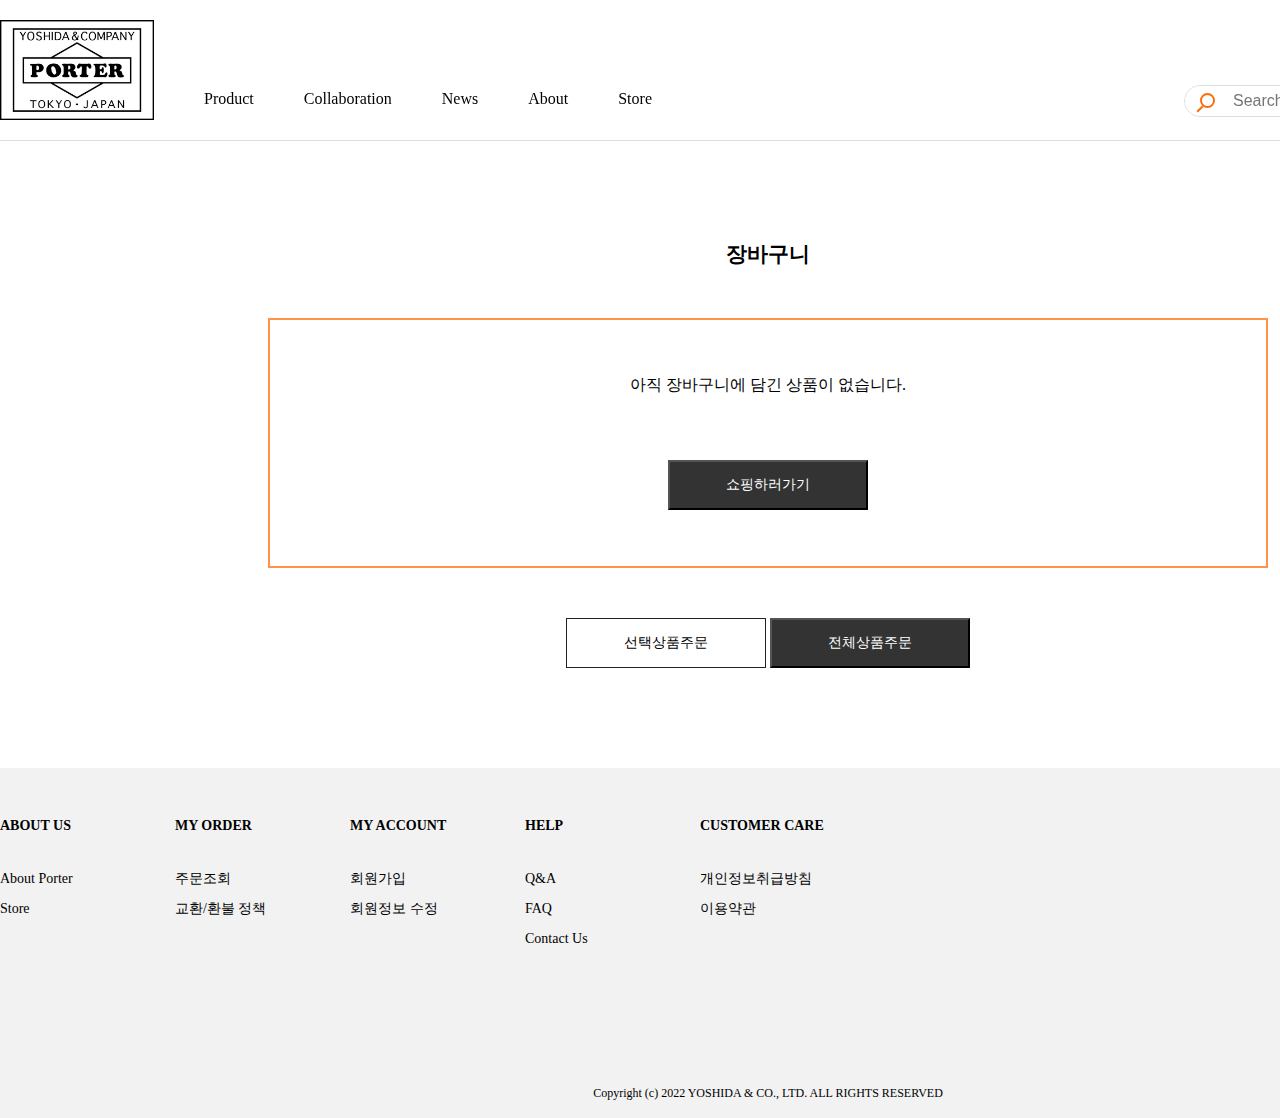
<file: cart.html>
<!DOCTYPE html>
<html lang="ko">

<head>

    <title>cart</title>
    <link rel="stylesheet" href="css/reset.css">
    <link rel="stylesheet" href="css/cart.css">
</head>

<body>
    <div id="wrap">
        <nav id="header">
            <div id="top">
                <div id="logo">
                    <h1><a href="index.html">
                            <img src="img/1.png" alt="로고">
                        </a></h1>
                </div>
                <div id="lnb">
                    <ul class="menu">
                        <li>
                            <a>Product</a>
                            <div class="sub">
                                <ul>
                                    <li><a href="">All Items</a></li>
                                    <li><a href="shoulder_bag.html">Shoulder bag</a></li>
                                    <li><a href="">Tote bag</a></li>
                                    <li><a href="">Backpack</a></li>
                                    <li><a href="">Briefcase</a></li>
                                    <li><a href="">Waist bag</a></li>
                                </ul>
                            </div>
                        </li>
                        <li><a href="collaboration.html">Collaboration</a></li>
                        <li><a href="news.html">News</a></li>
                        <li><a href="">About</a></li>
                        <li><a href="store.html">Store</a></li>
                    </ul>
                </div>
                <div id="gnb">
                    <ul>
                        <li><a href="login.html">로그인</a></li>
                        <li><a href="login.html">회원가입</a></li>
                        <li><a href="cart.html">장바구니</a></li>
                    </ul>
                </div>
                <form>
                    <div class="search">
                        <input type="text" placeholder="Search">
                        <button class="btn">
                            <span class="circle"></span>
                            <span class="bar"></span>
                        </button>

                    </div>
                </form>
            </div>
        </nav>

        <section>
            <h3>장바구니</h3>
            <div class="cart">
                <p>아직 장바구니에 담긴 상품이 없습니다.</p>
                <a href="index.html"><button>쇼핑하러가기</button></a>
            </div>
            <div class="box">
                <button class="box2">선택상품주문</button>
                <button>전체상품주문</button>
            </div>




        </section>


        <footer id="footer">
            <div class="bottom">
                <div class="fnb">
                    <ul>
                        <div class="b1">ABOUT US</div>
                        <li><a href="">About Porter</a></li>
                        <li><a href="">Store</a></li>
                    </ul>
                    <ul>
                        <div class="b2">MY ORDER</div>
                        <li><a href="">주문조회</a></li>
                        <li><a href="">교환/환불 정책</a></li>
                    </ul>
                    <ul>
                        <div class="b3">MY ACCOUNT</div>
                        <li><a href="">회원가입</a></li>
                        <li><a href="">회원정보 수정</a></li>
                    </ul>
                    <ul>
                        <div class="b4">HELP</div>
                        <li><a href="">Q&A</a></li>
                        <li><a href="">FAQ</a></li>
                        <li><a href="">Contact Us</a></li>
                    </ul>
                    <ul>
                        <div class="b5">CUSTOMER CARE</div>
                        <li><a href="">개인정보취급방침</a></li>
                        <li><a href="">이용약관</a></li>
                    </ul>

                </div>
                <div class="fnb2">
                    <ul>
                        <li><a href="https://www.youtube.com/@portertv4358" target="_blank"><img src="img/youtube.png"
                                    alt=""></a></li>
                        <li><a href="https://www.instagram.com/porter_kr/" target="_blank"><img src="img/insta.png"
                                    alt=""></a></li>
                    </ul>
                </div>
            </div>
            <div id="copyright">
                <small>
                    Copyright (c) 2022 YOSHIDA & CO., LTD. ALL RIGHTS RESERVED
                </small>
            </div>
        </footer>





    </div>
</body>

</html>
</file>
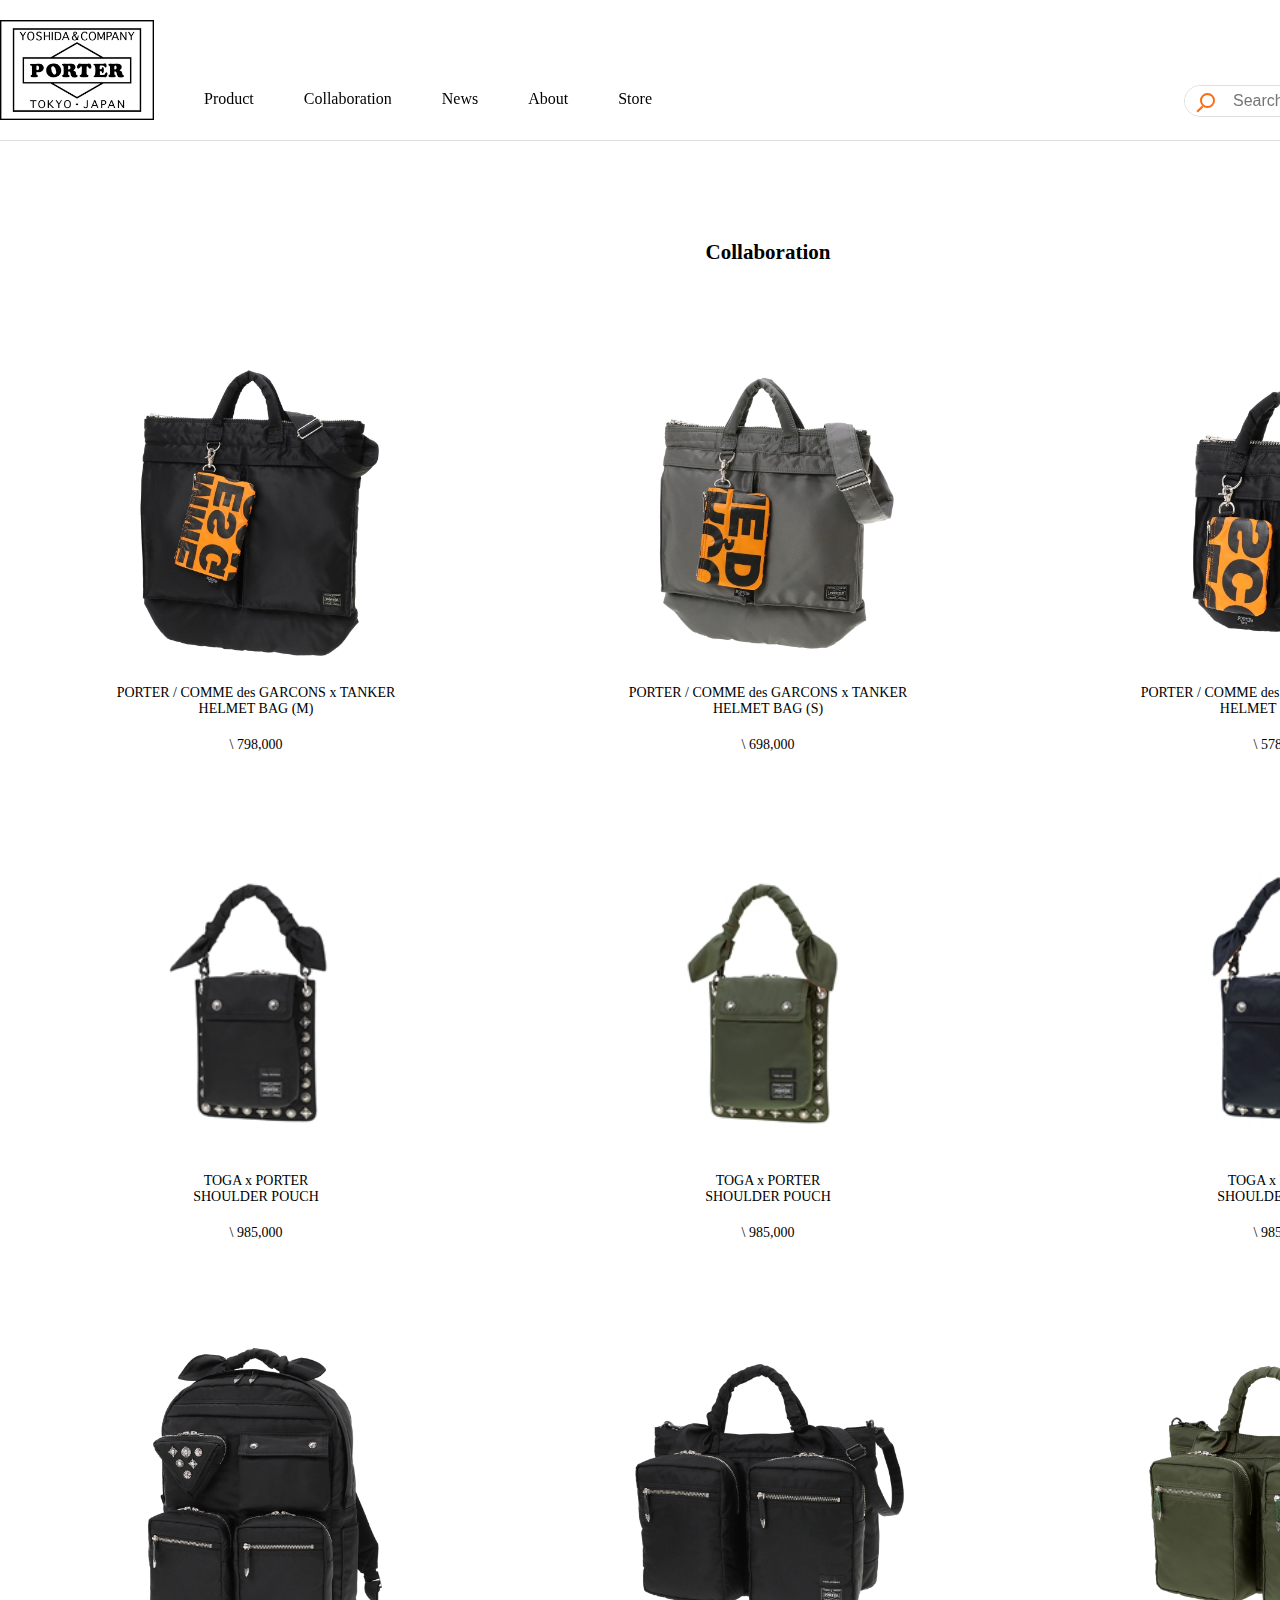
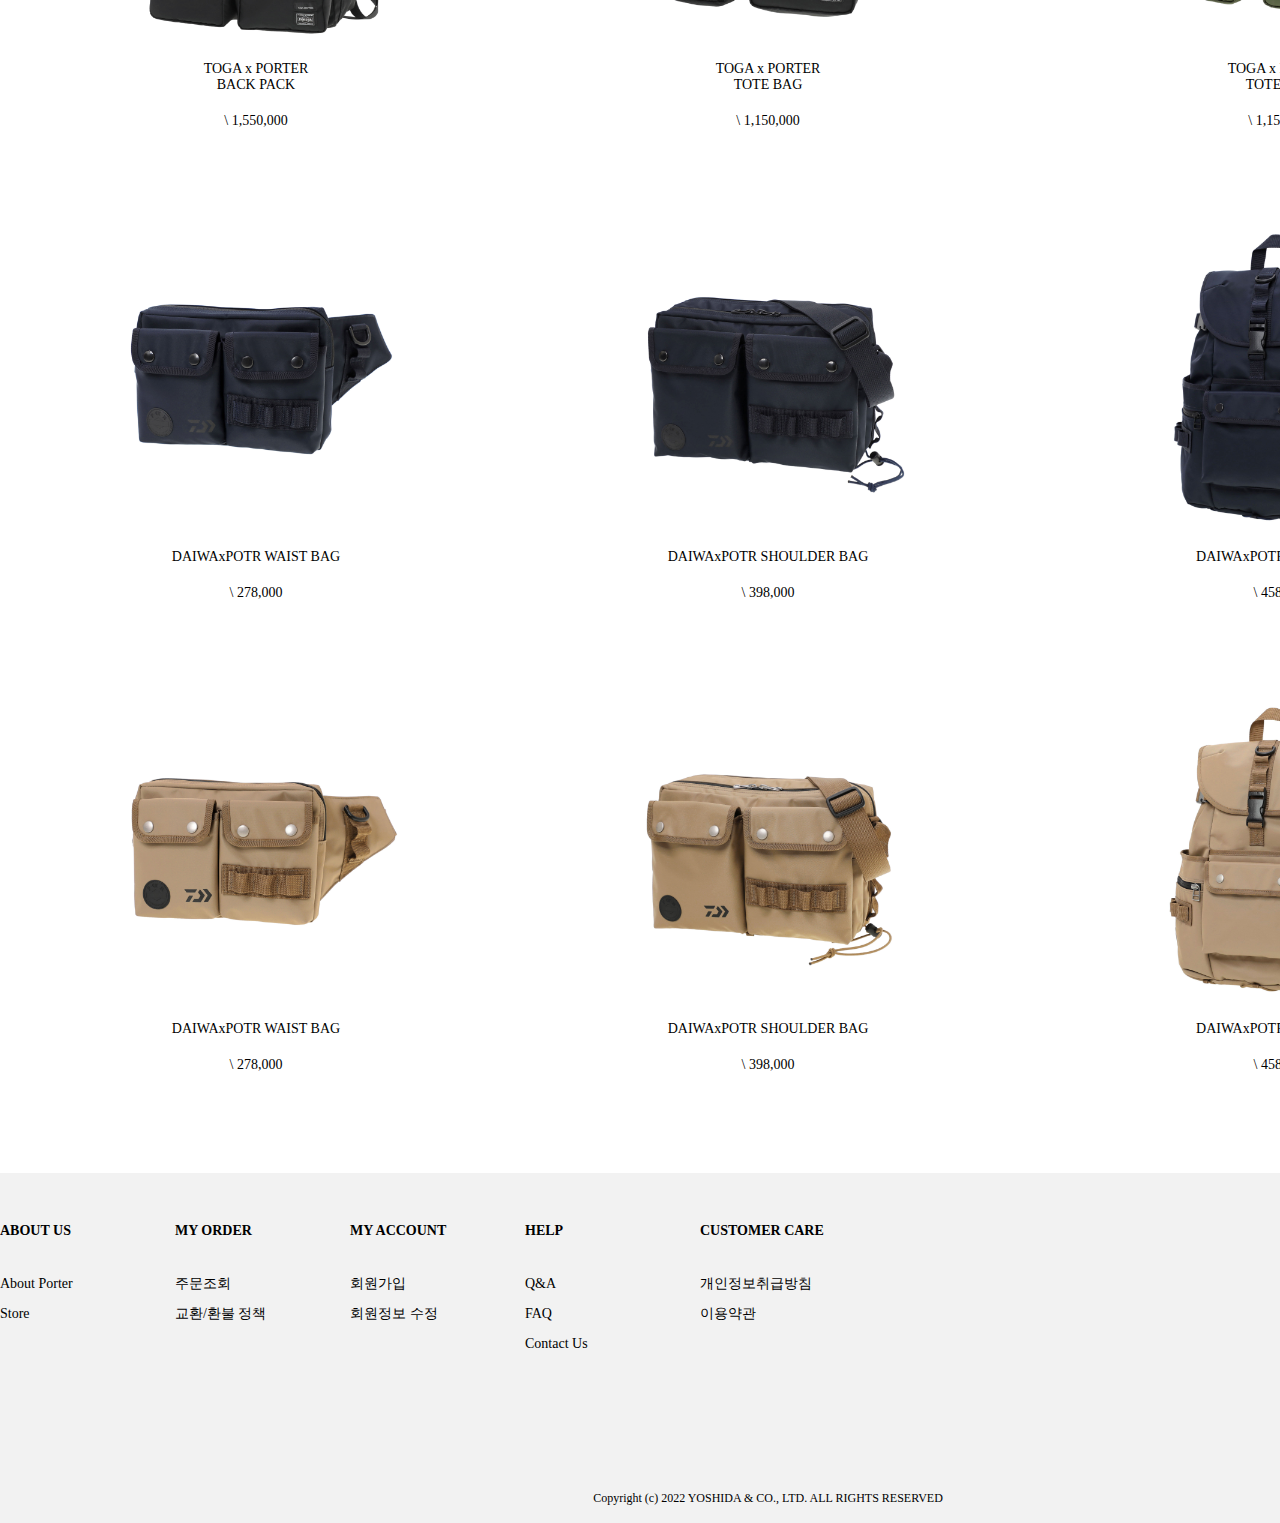
<file: collaboration.html>
<!DOCTYPE html>
<html lang="ko">

<head>
    <title>Collaboration</title>
    <link rel="stylesheet" href="css/product.css">
    <link rel="stylesheet" href="css/reset.css">
</head>

<body>
    <div id="wrap">
        <nav id="header">
            <div id="top">
                <div id="logo">
                    <h1><a href="index.html">
                            <img src="img/1.png" alt="로고">
                        </a></h1>
                </div>
                <div id="lnb">
                    <ul class="menu">
                        <li>
                            <a>Product</a>
                            <div class="sub">
                                <ul>
                                    <li><a href="">All Items</a></li>
                                    <li><a href="shoulder_bag.html">Shoulder bag</a></li>
                                    <li><a href="">Tote bag</a></li>
                                    <li><a href="">Backpack</a></li>
                                    <li><a href="">Briefcase</a></li>
                                    <li><a href="">Waist bag</a></li>
                                </ul>
                            </div>
                        </li>
                        <li><a href="collaboration.html">Collaboration</a></li>
                        <li><a href="news.html">News</a></li>
                        <li><a href="">About</a></li>
                        <li><a href="store.html">Store</a></li>
                    </ul>
                </div>
                <div id="gnb">
                    <ul>
                        <li><a href="login.html">로그인</a></li>
                        <li><a href="login.html">회원가입</a></li>
                        <li><a href="">장바구니</a></li>
                    </ul>
                </div>
                <form>
                    <div class="search">
                        <input type="text" placeholder="Search">
                        <button class="btn">
                            <span class="circle"></span>
                            <span class="bar"></span>
                        </button>
                    </div>
                </form>
            </div>
        </nav>
        <section>

            <h4>Collaboration</h4>
            <article id="article">
                <ul>
                    <li>
                        <a href=""><img src="img/product/11347701_lm.jpg" alt=""></a>
                        <div>
                            <p>PORTER / COMME des GARCONS x TANKER
                                <br>
                                HELMET BAG (M)
                            </p>
                            <p>\ 798,000</p>
                        </div>
                    </li>
                    <li>
                        <a href=""><img src="img/product/11347691_lm.jpg" alt=""></a>
                        <div>
                            <p>PORTER / COMME des GARCONS x TANKER <br>
                                HELMET BAG (S)</p>
                            <p>\ 698,000</p>
                        </div>
                    </li>
                    <li>
                        <a href=""><img src="img/product/11347501_lm.jpg" alt=""></a>
                        <div>
                            <p>PORTER / COMME des GARCONS x TANKER <br>
                                HELMET BAG (XS)</p>
                            <p>\ 578,000</p>
                        </div>
                    </li>
                    <li>
                        <a href=""><img src="img/product/PT-390-19827PT10.jpg" alt=""></a>
                        <div>
                            <p>TOGA x PORTER <br>
                                SHOULDER POUCH</p>
                            <p>\ 985,000</p>
                        </div>
                    </li>
                    <li>
                        <a href=""><img src="img/product/PT-390-19827PT30.jpg" alt=""></a>
                        <div>
                            <p>TOGA x PORTER <br>
                                SHOULDER POUCH</p>
                            <p>\ 985,000</p>
                        </div>
                    </li>
                    <li>
                        <a href=""><img src="img/product/PT-390-19828PT50.jpg" alt=""></a>
                        <div>
                            <p>TOGA x PORTER <br>
                                SHOULDER POUCH</p>
                            <p>\ 985,000</p>
                        </div>
                    <li>
                        <a href=""><img src="img/product/3901982510_01.jpg" alt=""></a>
                        <div>
                            <p>TOGA x PORTER <br>
                                BACK PACK
                            </p>
                            <p>\ 1,550,000</p>
                        </div>

                    <li>
                        <a href=""><img src="img/product/3901982610_01.jpg" alt=""></a>
                        <div>
                            <p>TOGA x PORTER <br>
                                TOTE BAG
                            </p>
                            <p>\ 1,150,000</p>
                        </div>

                    </li>
                    <li>
                        <a href=""><img src="img/product/3901982630_01.jpg" alt=""></a>
                        <div>
                            <p>TOGA x PORTER <br>
                                TOTE BAG
                            </p>
                            <p>\ 1,150,000</p>
                        </div>
                    </li>
                    <li>
                        <a href=""><img src="img/product/3932688650_01.jpg" alt=""></a>
                        <div>
                            <p>DAIWAxPOTR
                                WAIST BAG
                            </p>
                            <p>\ 278,000</p>
                        </div>
                    <li>
                        <a href=""><img src="img/product/3932688550_01.jpg" alt=""></a>
                        <div>
                            <p>DAIWAxPOTR
                                SHOULDER BAG
                            </p>
                            <p>\ 398,000</p>
                        </div>
                    </li>
                    <li>
                        <a href=""><img src="img/product/3932688450_01.jpg" alt=""></a>
                        <div>
                            <p>DAIWAxPOTR
                                BACKPACK
                            </p>
                            <p>\ 458,000</p>
                        </div>
                    </li>
                    <li>
                        <a href=""><img src="img/product/3932688640_01.jpg" alt=""></a>
                        <div>
                            <p>DAIWAxPOTR
                                WAIST BAG
                            </p>
                            <p>\ 278,000</p>
                        </div>

                    </li>
                    <li>
                        <a href=""><img src="img/product/3932688540_01.jpg" alt=""></a>
                        <div>
                            <p>DAIWAxPOTR
                                SHOULDER BAG
                            </p>
                            <p>\ 398,000</p>
                        </div>

                    </li>
                    <li>
                        <a href=""><img src="img/product/3932688440_01.jpg" alt=""></a>
                        <div>
                            <p>DAIWAxPOTR
                                BACKPACK
                            </p>
                            <p>\ 458,000</p>
                        </div>
                    </li>



                </ul>
            </article>

        </section>
        <footer id="footer">
            <div class="bottom">
                <div class="fnb">
                    <ul>
                        <div class="b1">ABOUT US</div>
                        <li><a href="">About Porter</a></li>
                        <li><a href="">Store</a></li>
                    </ul>
                    <ul>
                        <div class="b2">MY ORDER</div>
                        <li><a href="">주문조회</a></li>
                        <li><a href="">교환/환불 정책</a></li>
                    </ul>
                    <ul>
                        <div class="b3">MY ACCOUNT</div>
                        <li><a href="">회원가입</a></li>
                        <li><a href="">회원정보 수정</a></li>
                    </ul>
                    <ul>
                        <div class="b4">HELP</div>
                        <li><a href="">Q&A</a></li>
                        <li><a href="">FAQ</a></li>
                        <li><a href="">Contact Us</a></li>
                    </ul>
                    <ul>
                        <div class="b5">CUSTOMER CARE</div>
                        <li><a href="">개인정보취급방침</a></li>
                        <li><a href="">이용약관</a></li>
                    </ul>

                </div>
                <div class="fnb2">
                    <ul>
                        <li><a href="https://www.youtube.com/@portertv4358" target="_blank"><img src="img/youtube.png"
                                    alt=""></a></li>
                        <li><a href="https://www.instagram.com/porter_kr/" target="_blank"><img src="img/insta.png"
                                    alt=""></a></li>
                    </ul>
                </div>
            </div>
            <div id="copyright">
                <small>
                    Copyright (c) 2022 YOSHIDA & CO., LTD. ALL RIGHTS RESERVED
                </small>
            </div>
        </footer>
    </div>
</body>

</html>
</file>
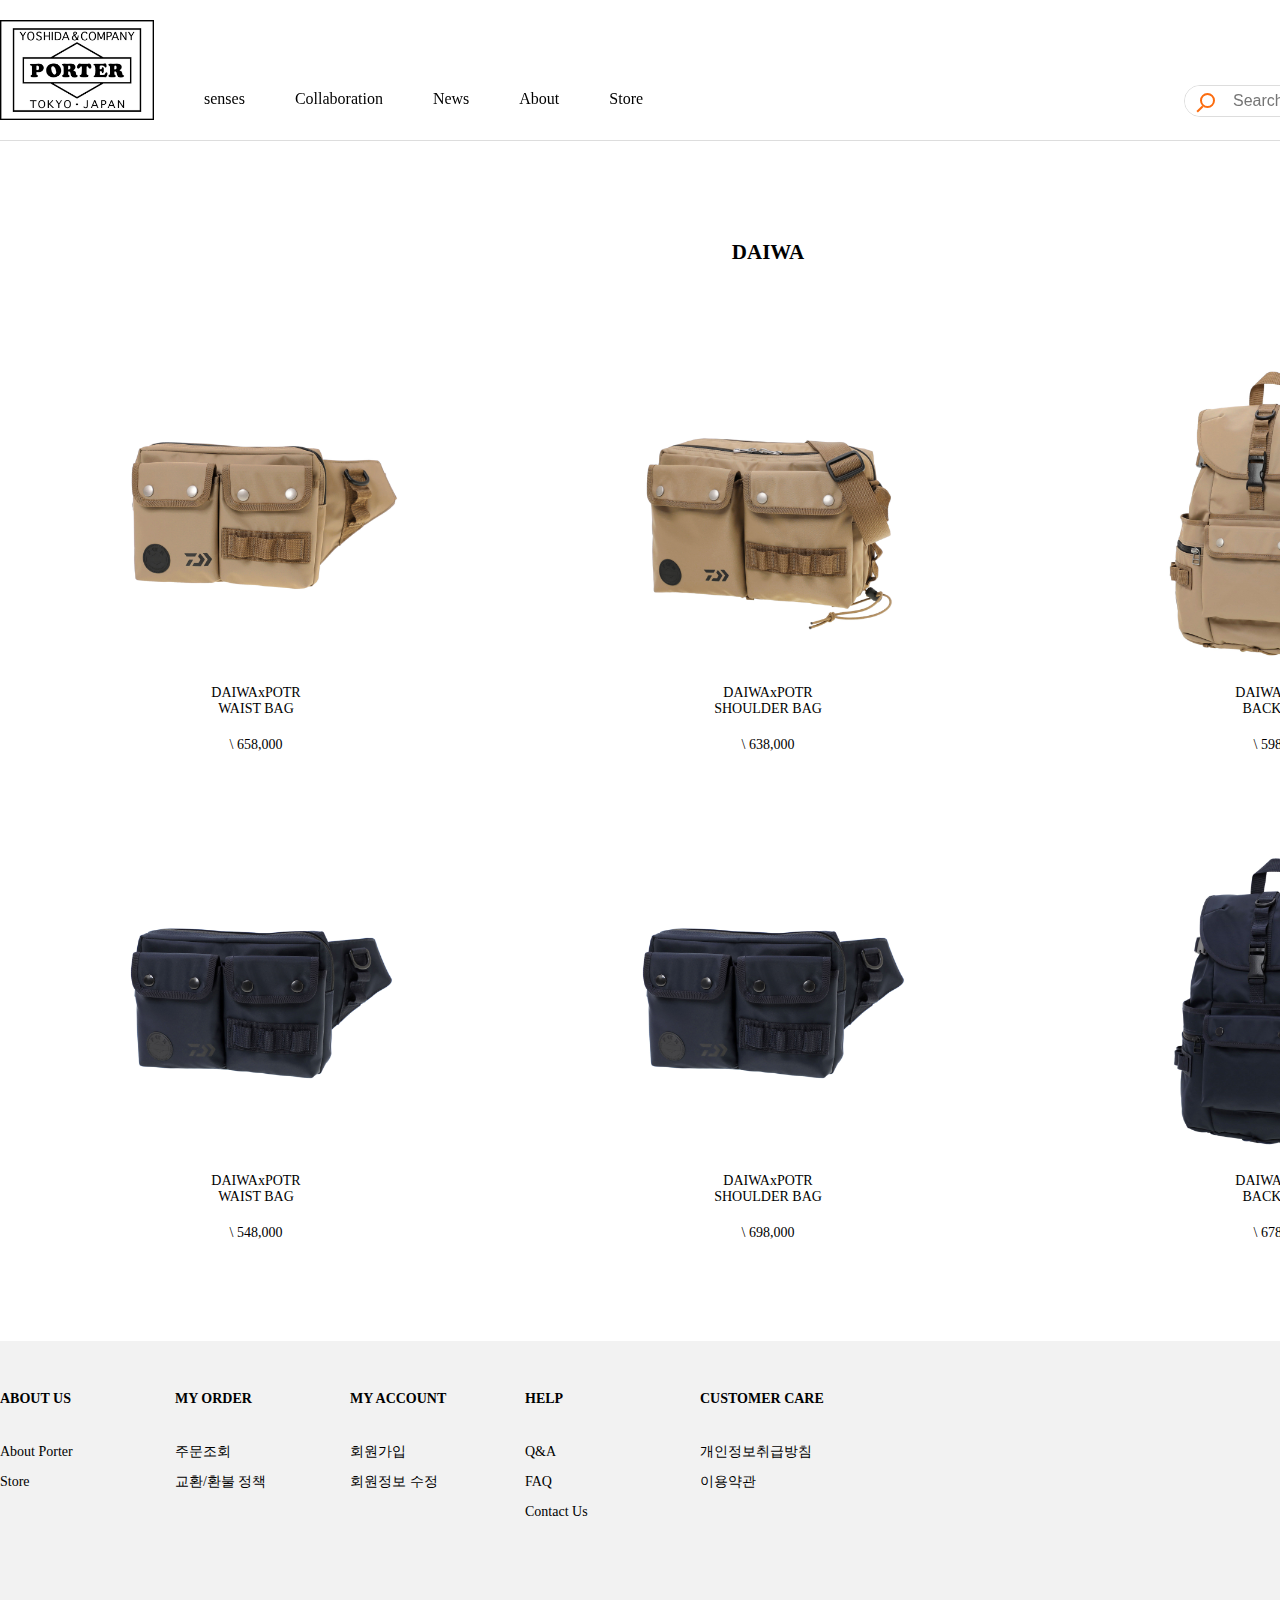
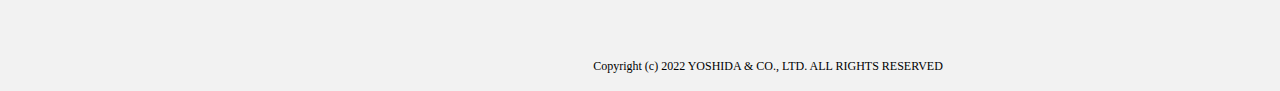
<file: daiwa.html>
<!DOCTYPE html>
<html lang="ko">

<head>
    <title>scope</title>
    <link rel="stylesheet" href="css/product.css">
    <link rel="stylesheet" href="css/reset.css">
</head>

<body>
    <div id="wrap">
        <nav id="header">
            <div id="top">
                <div id="logo">
                    <h1><a href="index.html">
                            <img src="img/1.png" alt="로고">
                        </a></h1>
                </div>
                <div id="lnb">
                    <ul class="menu">
                        <li>
                            <a>senses</a>
                            <div class="sub">
                                <ul>
                                    <li><a href="">All Items</a></li>
                                    <li><a href="shoulder_bag.html">Shoulder bag</a></li>
                                    <li><a href="">Tote bag</a></li>
                                    <li><a href="">Backpack</a></li>
                                    <li><a href="">Briefcase</a></li>
                                    <li><a href="">Waist bag</a></li>
                                </ul>
                            </div>
                        </li>
                        <li><a href="collaboration.html">Collaboration</a></li>
                        <li><a href="news.html">News</a></li>
                        <li><a href="">About</a></li>
                        <li><a href="store.html">Store</a></li>
                    </ul>
                </div>
                <div id="gnb">
                    <ul>
                        <li><a href="login.html">로그인</a></li>
                        <li><a href="login.html">회원가입</a></li>
                        <li><a href="">장바구니</a></li>
                    </ul>
                </div>
                <form>
                    <div class="search">
                        <input type="text" placeholder="Search">
                        <button class="btn">
                            <span class="circle"></span>
                            <span class="bar"></span>
                        </button>
                    </div>
                </form>
            </div>
        </nav>
        <section>

            <h4>DAIWA</h4>
            <article id="article">
                <ul>
                    <li>
                        <a href=""><img src="img/product/3932688640_01.jpg" alt=""></a>
                        <div>
                            <p>DAIWAxPOTR

                                <br>
                                WAIST BAG
                            </p>
                            <p>\ 658,000</p>
                        </div>
                    </li>
                    <li>
                        <a href=""><img src="img/product/3932688540_01.jpg" alt=""></a>
                        <div>
                            <p>
                                DAIWAxPOTR <br>
                                SHOULDER BAG</p>
                            <p>\ 638,000</p>
                        </div>
                    </li>
                    <li>
                        <a href=""><img src="img/product/3932688440_01.jpg" alt=""></a>
                        <div>
                            <p>DAIWAxPOTR<br>
                                BACKPACK</p>
                            <p>\ 598,000</p>
                        </div>
                    </li>
                    <li>
                        <a href=""><img src="img/product/3932688650_01.jpg" alt=""></a>
                        <div>
                            <p>DAIWAxPOTR

                                <br>
                                WAIST BAG
                            </p>

                            <p>\ 548,000</p>
                        </div>
                    </li>
                    <li>
                        <a href=""><img src="img/product/3932688650_01.jpg" alt=""></a>
                        <div>
                            <p>
                                DAIWAxPOTR <br>
                                SHOULDER BAG</p>
                            <p>\ 698,000</p>
                        </div>
                    </li>
                    <li>
                        <a href=""><img src="img/product/3932688450_01.jpg" alt=""></a>
                        <div>
                            <p>DAIWAxPOTR<br>
                                BACKPACK</p>
                            <p>\ 678,000</p>
                        </div>



                </ul>
            </article>

        </section>
        <footer id="footer">
            <div class="bottom">
                <div class="fnb">
                    <ul>
                        <div class="b1">ABOUT US</div>
                        <li><a href="">About Porter</a></li>
                        <li><a href="">Store</a></li>
                    </ul>
                    <ul>
                        <div class="b2">MY ORDER</div>
                        <li><a href="">주문조회</a></li>
                        <li><a href="">교환/환불 정책</a></li>
                    </ul>
                    <ul>
                        <div class="b3">MY ACCOUNT</div>
                        <li><a href="">회원가입</a></li>
                        <li><a href="">회원정보 수정</a></li>
                    </ul>
                    <ul>
                        <div class="b4">HELP</div>
                        <li><a href="">Q&A</a></li>
                        <li><a href="">FAQ</a></li>
                        <li><a href="">Contact Us</a></li>
                    </ul>
                    <ul>
                        <div class="b5">CUSTOMER CARE</div>
                        <li><a href="">개인정보취급방침</a></li>
                        <li><a href="">이용약관</a></li>
                    </ul>

                </div>
                <div class="fnb2">
                    <ul>
                        <li><a href="https://www.youtube.com/@portertv4358" target="_blank"><img src="img/youtube.png"
                                    alt=""></a></li>
                        <li><a href="https://www.instagram.com/porter_kr/" target="_blank"><img src="img/insta.png"
                                    alt=""></a></li>
                    </ul>
                </div>
            </div>
            <div id="copyright">
                <small>
                    Copyright (c) 2022 YOSHIDA & CO., LTD. ALL RIGHTS RESERVED
                </small>
            </div>
        </footer>
    </div>
</body>

</html>
</file>
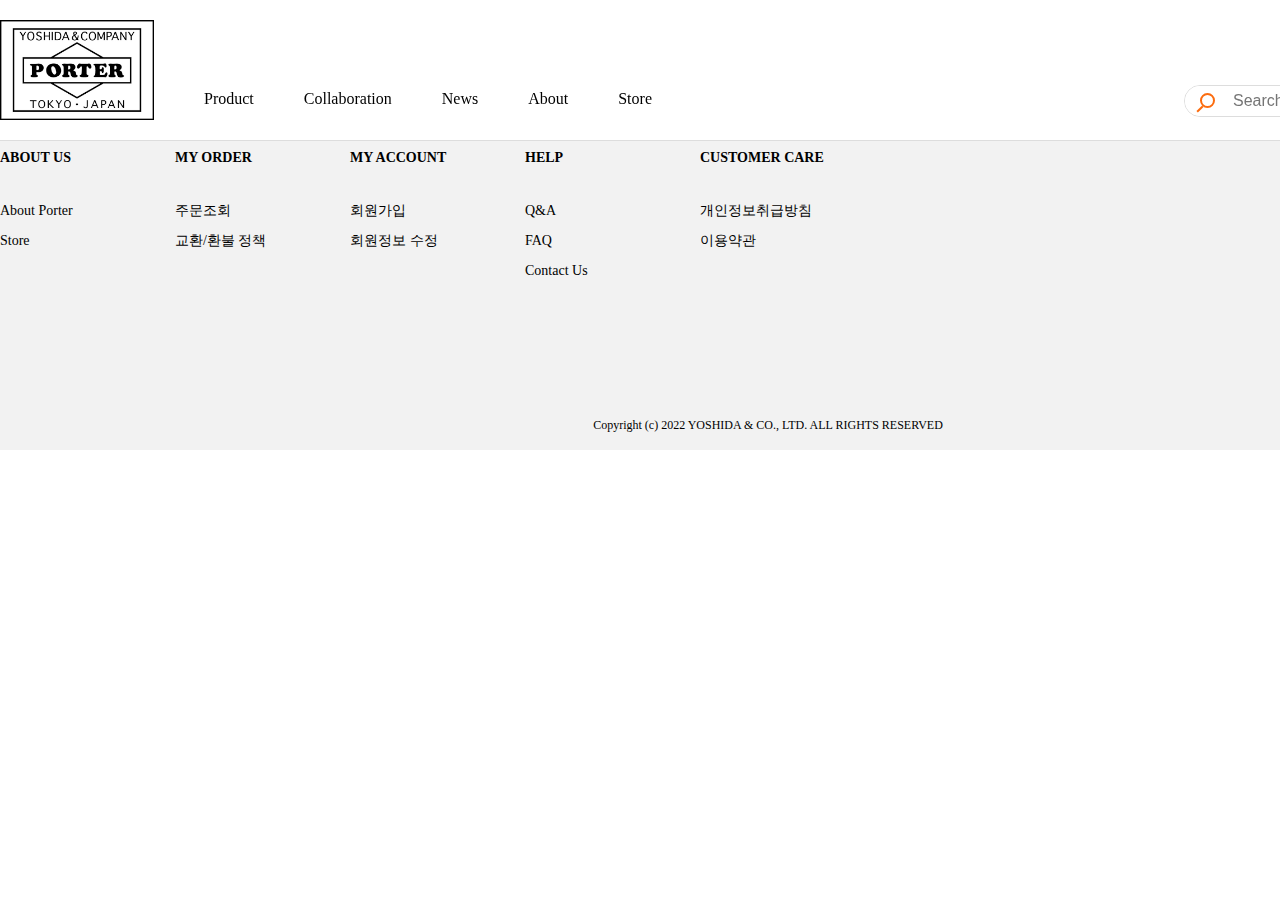
<file: headder_footer.html>
<!DOCTYPE html>
<html lang="ko">

<head>

    <title>header_footer</title>
    <link rel="stylesheet" href="css/reset.css">
</head>

<body>
    <div id="wrap">
        <nav id="header">
            <div id="top">
                <div id="logo">
                    <h1><a href="">
                            <img src="img/1.png" alt="로고">
                        </a></h1>
                </div>
                <div id="lnb">
                    <ul class="menu">
                        <li>
                            <a>Product</a>
                            <div class="sub">
                                <ul>
                                    <li><a href="">All Items</a></li>
                                    <li><a href="">Shoulder bag</a></li>
                                    <li><a href="">Tote bag</a></li>
                                    <li><a href="">Backpack</a></li>
                                    <li><a href="">Briefcase</a></li>
                                    <li><a href="">Waist bag</a></li>
                                </ul>
                            </div>
                        </li>
                        <li><a href="">Collaboration</a></li>
                        <li><a href="">News</a></li>
                        <li><a href="">About</a></li>
                        <li><a href="">Store</a></li>
                    </ul>
                </div>
                <div id="gnb">
                    <ul>
                        <li><a href="">로그인</a></li>
                        <li><a href="">회원가입</a></li>
                        <li><a href="">장바구니</a></li>
                    </ul>
                </div>
                <form>
                    <div class="search">
                        <input type="text" placeholder="Search">
                        <button class="btn">
                            <span class="circle"></span>
                            <span class="bar"></span>
                        </button>
                    </div>
                </form>
            </div>
        </nav>




        <footer id="footer">
            <div class="bottom">
                <div class="fnb">
                    <ul>
                        <div class="b1">ABOUT US</div>
                        <li><a href="">About Porter</a></li>
                        <li><a href="">Store</a></li>
                    </ul>
                    <ul>
                        <div class="b2">MY ORDER</div>
                        <li><a href="">주문조회</a></li>
                        <li><a href="">교환/환불 정책</a></li>
                    </ul>
                    <ul>
                        <div class="b3">MY ACCOUNT</div>
                        <li><a href="">회원가입</a></li>
                        <li><a href="">회원정보 수정</a></li>
                    </ul>
                    <ul>
                        <div class="b4">HELP</div>
                        <li><a href="">Q&A</a></li>
                        <li><a href="">FAQ</a></li>
                        <li><a href="">Contact Us</a></li>
                    </ul>
                    <ul>
                        <div class="b5">CUSTOMER CARE</div>
                        <li><a href="">개인정보취급방침</a></li>
                        <li><a href="">이용약관</a></li>
                    </ul>

                </div>
                <div class="fnb2">
                    <ul>
                        <li><a href="https://www.youtube.com/@portertv4358" target="_blank"><img src="img/youtube.png"
                                    alt=""></a></li>
                        <li><a href="https://www.instagram.com/porter_kr/" target="_blank"><img src="img/insta.png"
                                    alt=""></a></li>
                    </ul>
                </div>
            </div>
            <div id="copyright">
                <small>
                    Copyright (c) 2022 YOSHIDA & CO., LTD. ALL RIGHTS RESERVED
                </small>
            </div>
        </footer>





    </div>
</body>

</html>
</file>
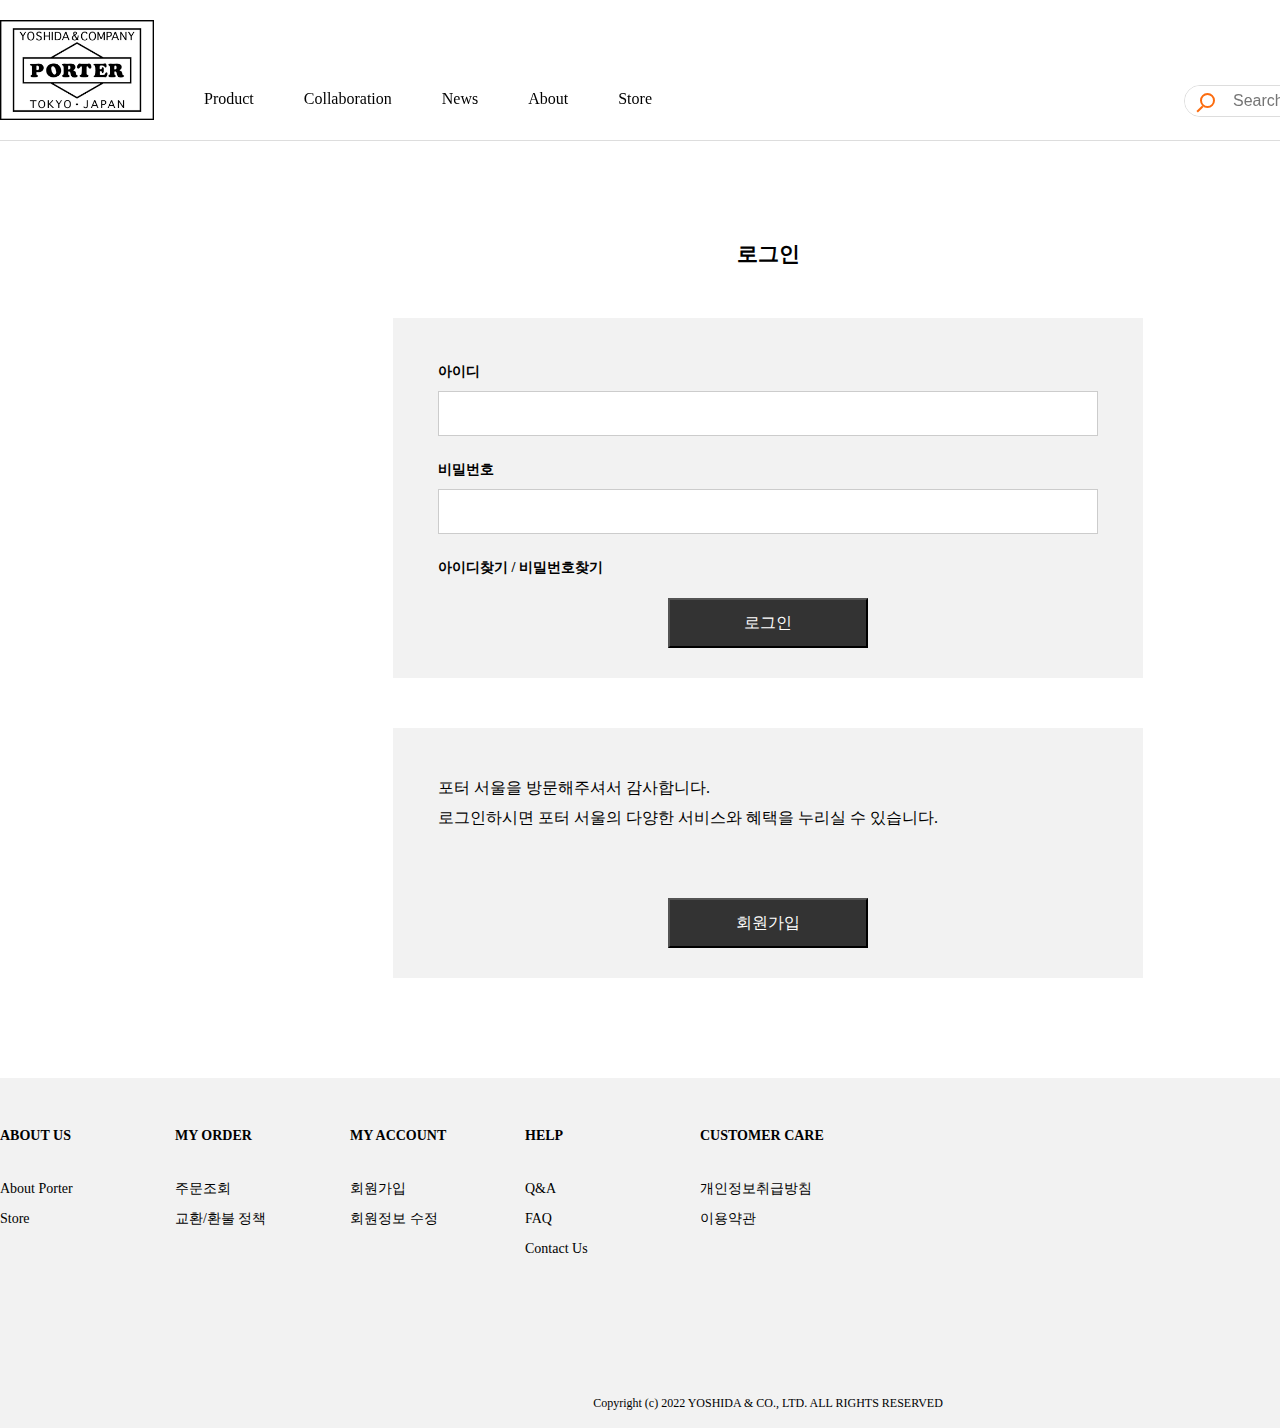
<file: login.html>
<!DOCTYPE html>
<html lang="ko">

<head>

    <title>login</title>

    <link rel="stylesheet" href="css/login.css">
    <link rel="stylesheet" href="css/reset.css">

</head>

<body>
    <div id="wrap">
        <nav id="header">
            <div id="top">
                <div id="logo">
                    <h1><a href="index.html">
                            <img src="img/1.png" alt="로고">
                        </a></h1>
                </div>
                <div id="lnb">
                    <ul class="menu">
                        <li>
                            <a>Product</a>
                            <div class="sub">
                                <ul>
                                    <li><a href="">All Items</a></li>
                                    <li><a href="shoulder_bag.html">Shoulder bag</a></li>
                                    <li><a href="">Tote bag</a></li>
                                    <li><a href="">Backpack</a></li>
                                    <li><a href="">Briefcase</a></li>
                                    <li><a href="">Waist bag</a></li>
                                </ul>
                            </div>
                        </li>
                        <li><a href="collaboration.html">Collaboration</a></li>
                        <li><a href="news.html">News</a></li>
                        <li><a href="">About</a></li>
                        <li><a href="store.html">Store</a></li>
                    </ul>
                </div>
                <div id="gnb">
                    <ul>
                        <li><a href="login.html">로그인</a></li>
                        <li><a href="login.html">회원가입</a></li>
                        <li><a href="cart.html">장바구니</a></li>
                    </ul>
                </div>
                <form>
                    <div class="search">
                        <input type="text" placeholder="Search">
                        <button class="btn">
                            <span class="circle"></span>
                            <span class="bar"></span>
                        </button>
                    </div>
                </form>
            </div>
        </nav>
        <section>

            <h3>로그인</h3>
            <div class="login">
                <p>아이디</p>
                <input class="text" type="text">
                <p>비밀번호</p>
                <input class="text" type="text">
                <p><a href="">아이디찾기 / 비밀번호찾기</a></p>
                <button>로그인</button>
            </div>
            <div class="join">
                <p>포터 서울을 방문해주셔서 감사합니다.<br>
                    로그인하시면 포터 서울의 다양한 서비스와 혜택을 누리실 수 있습니다.</p>
                <p><button>회원가입</button></p>
            </div>

        </section>



        <footer id="footer">
            <div class="bottom">
                <div class="fnb">
                    <ul>
                        <div class="b1">ABOUT US</div>
                        <li><a href="">About Porter</a></li>
                        <li><a href="">Store</a></li>
                    </ul>
                    <ul>
                        <div class="b2">MY ORDER</div>
                        <li><a href="">주문조회</a></li>
                        <li><a href="">교환/환불 정책</a></li>
                    </ul>
                    <ul>
                        <div class="b3">MY ACCOUNT</div>
                        <li><a href="">회원가입</a></li>
                        <li><a href="">회원정보 수정</a></li>
                    </ul>
                    <ul>
                        <div class="b4">HELP</div>
                        <li><a href="">Q&A</a></li>
                        <li><a href="">FAQ</a></li>
                        <li><a href="">Contact Us</a></li>
                    </ul>
                    <ul>
                        <div class="b5">CUSTOMER CARE</div>
                        <li><a href="">개인정보취급방침</a></li>
                        <li><a href="">이용약관</a></li>
                    </ul>

                </div>
                <div class="fnb2">
                    <ul>
                        <li><a href="https://www.youtube.com/@portertv4358" target="_blank"><img src="img/youtube.png"
                                    alt=""></a></li>
                        <li><a href="https://www.instagram.com/porter_kr/" target="_blank"><img src="img/insta.png"
                                    alt=""></a></li>
                    </ul>
                </div>
            </div>
            <div id="copyright">
                <small>
                    Copyright (c) 2022 YOSHIDA & CO., LTD. ALL RIGHTS RESERVED
                </small>
            </div>
        </footer>





    </div>
</body>

</html>
</file>
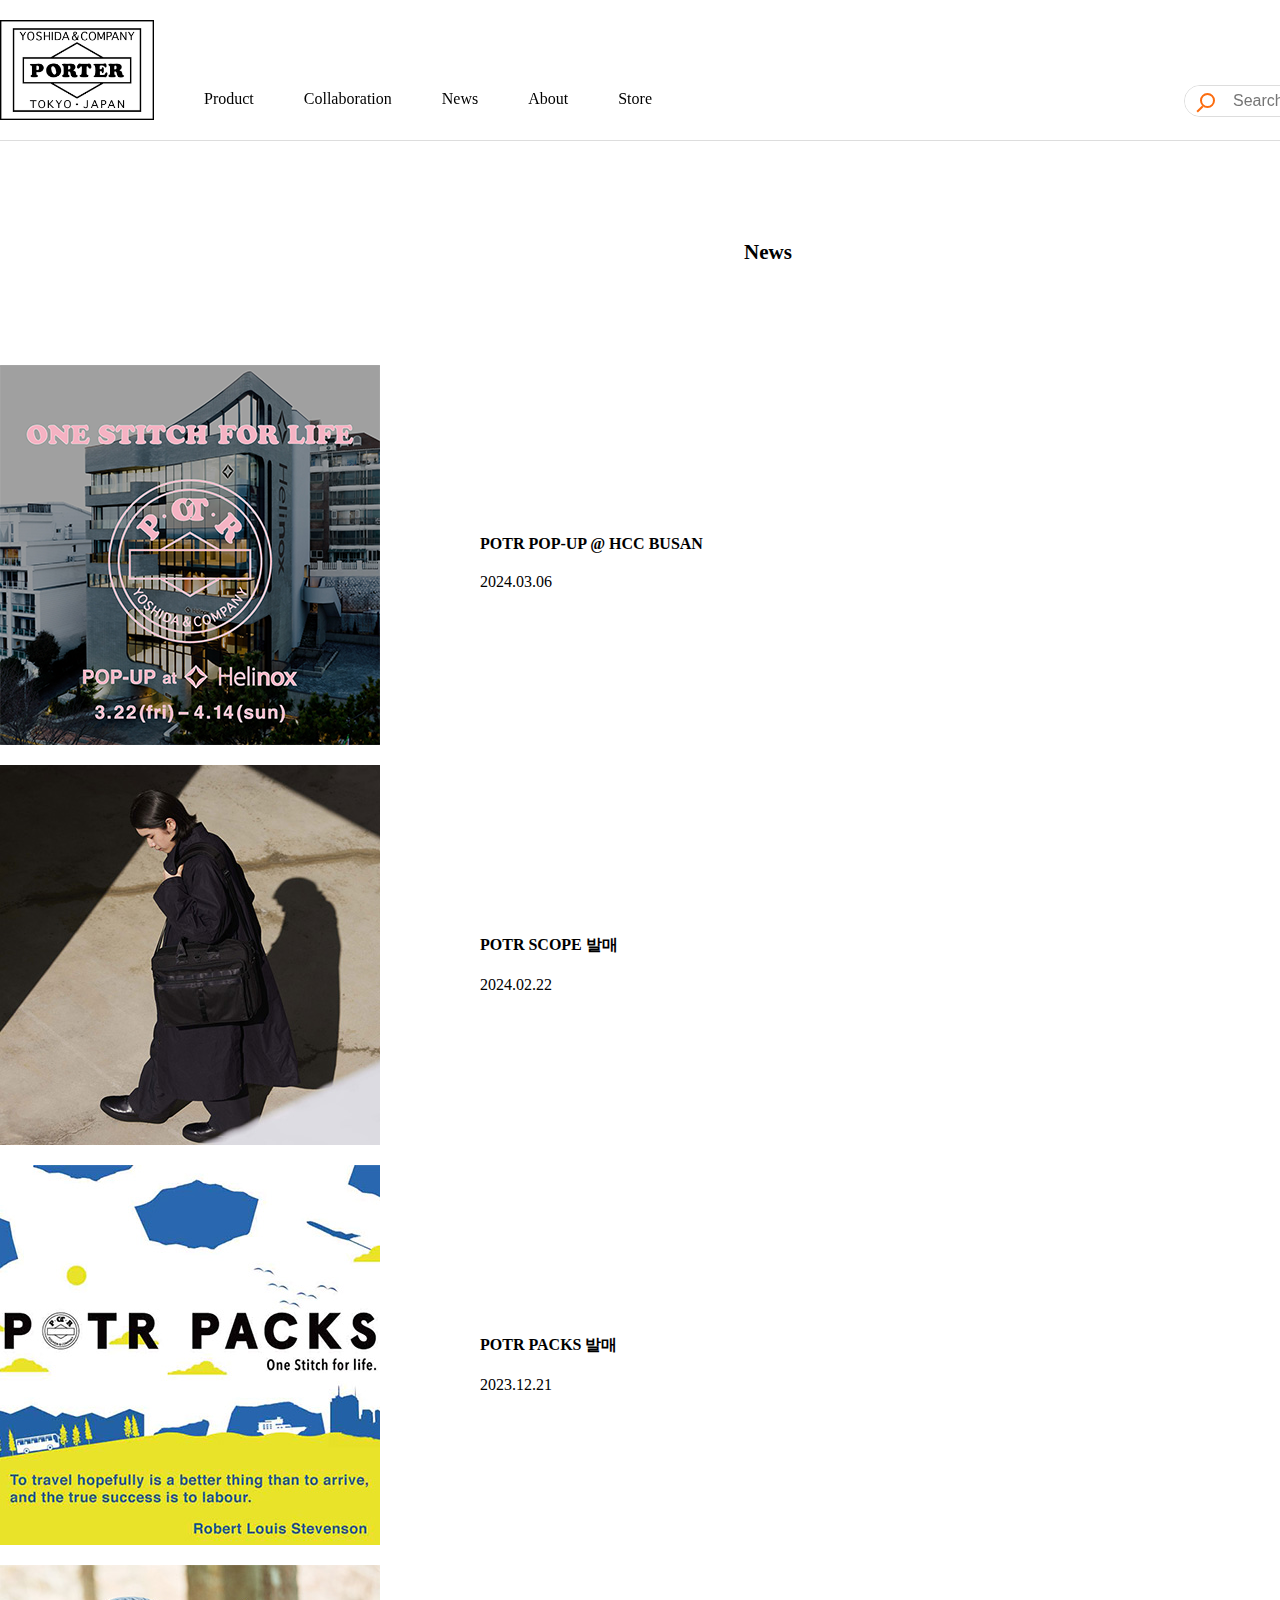
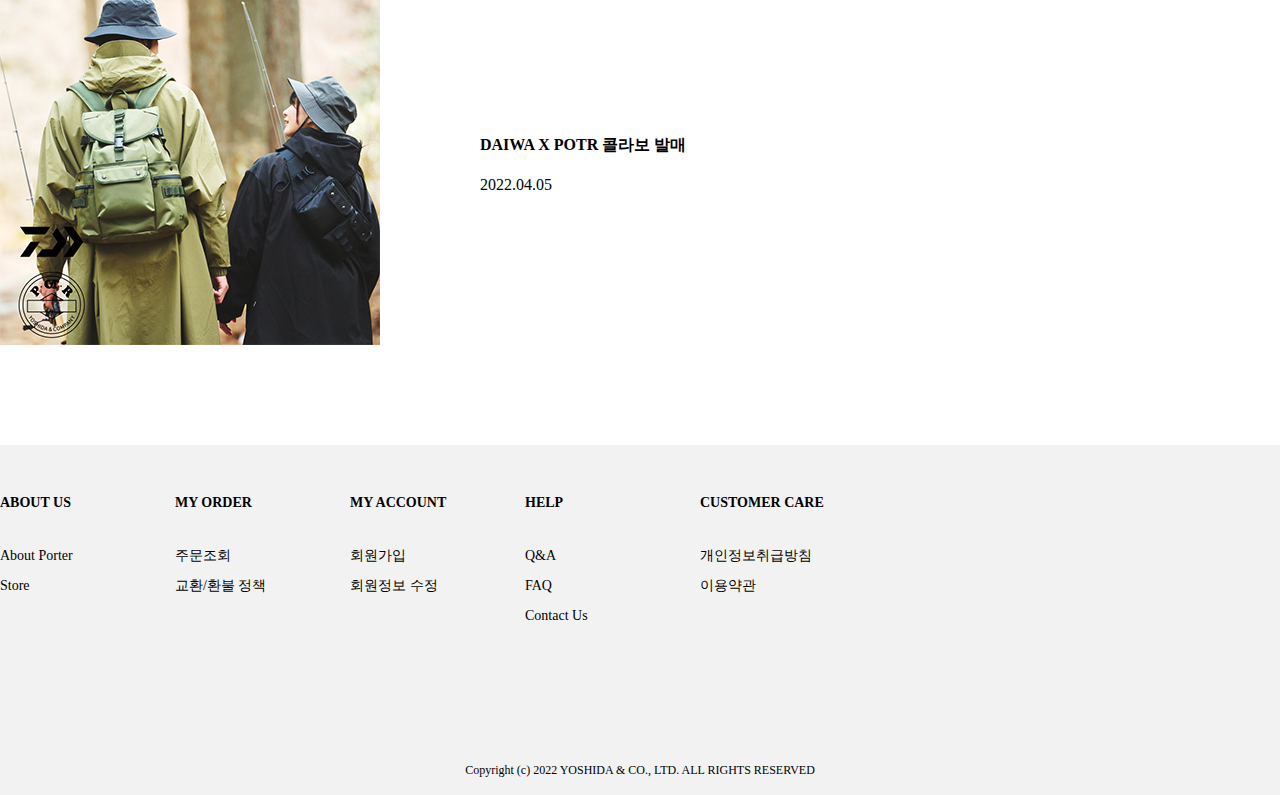
<file: news.html>
<!DOCTYPE html>
<html lang="ko">

<head>

    <title>news</title>
    <link rel="stylesheet" href="css/news.css">
    <link rel="stylesheet" href="css/reset.css">
</head>

<body>
    <div id="wrap">
        <nav id="header">
            <div id="top">
                <div id="logo">
                    <h1><a href="index.html">
                            <img src="img/1.png" alt="로고">
                        </a></h1>
                </div>
                <div id="lnb">
                    <ul class="menu">
                        <li>
                            <a>Product</a>
                            <div class="sub">
                                <ul>
                                    <li><a href="">All Items</a></li>
                                    <li><a href="shoulder_bag.html">Shoulder bag</a></li>
                                    <li><a href="">Tote bag</a></li>
                                    <li><a href="">Backpack</a></li>
                                    <li><a href="">Briefcase</a></li>
                                    <li><a href="">Waist bag</a></li>
                                </ul>
                            </div>
                        </li>
                        <li><a href="collaboration.html">Collaboration</a></li>
                        <li><a href="news.html">News</a></li>
                        <li><a href="">About</a></li>
                        <li><a href="store.html">Store</a></li>
                    </ul>
                </div>
                <div id="gnb">
                    <ul>
                        <li><a href="login.html">로그인</a></li>
                        <li><a href="login.html">회원가입</a></li>
                        <li><a href="cart.html">장바구니</a></li>
                    </ul>
                </div>
                <form>
                    <div class="search">
                        <input type="text" placeholder="Search">
                        <button class="btn">
                            <span class="circle"></span>
                            <span class="bar"></span>
                        </button>
                    </div>
                </form>
            </div>
        </nav>
        <section>
            <h3>News</h3>
            <article>
                <ul>
                    <li>
                        <a href=""><img src="img/news/380.png" alt=""></a>
                        <div class="text">
                            <h4>POTR POP-UP @ HCC BUSAN</h4>
                            <p>2024.03.06</p>
                        </div>
                    </li>
                    <li>
                        <a href=""><img src="img/news/380_24.jpg" alt=""></a>
                        <div class="text">
                            <h4>POTR SCOPE 발매</h4>
                            <p>2024.02.22</p>
                        </div>
                    </li>
                    <li>
                        <a href=""><img src="img/news/380_21.jpg" alt=""></a>
                        <div class="text">
                            <h4>POTR PACKS 발매</h4>
                            <p>2023.12.21</p>
                        </div>
                    </li>
                    <li>
                        <a href=""><img src="img/news/220405_DAIWA_PC_THUMB.jpg" alt=""></a>
                        <div class="text">
                            <h4>DAIWA X POTR 콜라보 발매</h4>
                            <p>2022.04.05</p>
                        </div>
                    </li>







                </ul>

    </div>

    </article>

    </section>
    <footer id="footer">
        <div class="bottom">
            <div class="fnb">
                <ul>
                    <div class="b1">ABOUT US</div>
                    <li><a href="">About Porter</a></li>
                    <li><a href="">Store</a></li>
                </ul>
                <ul>
                    <div class="b2">MY ORDER</div>
                    <li><a href="">주문조회</a></li>
                    <li><a href="">교환/환불 정책</a></li>
                </ul>
                <ul>
                    <div class="b3">MY ACCOUNT</div>
                    <li><a href="">회원가입</a></li>
                    <li><a href="">회원정보 수정</a></li>
                </ul>
                <ul>
                    <div class="b4">HELP</div>
                    <li><a href="">Q&A</a></li>
                    <li><a href="">FAQ</a></li>
                    <li><a href="">Contact Us</a></li>
                </ul>
                <ul>
                    <div class="b5">CUSTOMER CARE</div>
                    <li><a href="">개인정보취급방침</a></li>
                    <li><a href="">이용약관</a></li>
                </ul>

            </div>
            <div class="fnb2">
                <ul>
                    <li><a href="https://www.youtube.com/@portertv4358" target="_blank"><img src="img/youtube.png"
                                alt=""></a></li>
                    <li><a href="https://www.instagram.com/porter_kr/" target="_blank"><img src="img/insta.png"
                                alt=""></a></li>
                </ul>
            </div>
        </div>
        <div id="copyright">
            <small>
                Copyright (c) 2022 YOSHIDA & CO., LTD. ALL RIGHTS RESERVED
            </small>
        </div>
    </footer>





    </div>
</body>

</html>
</file>
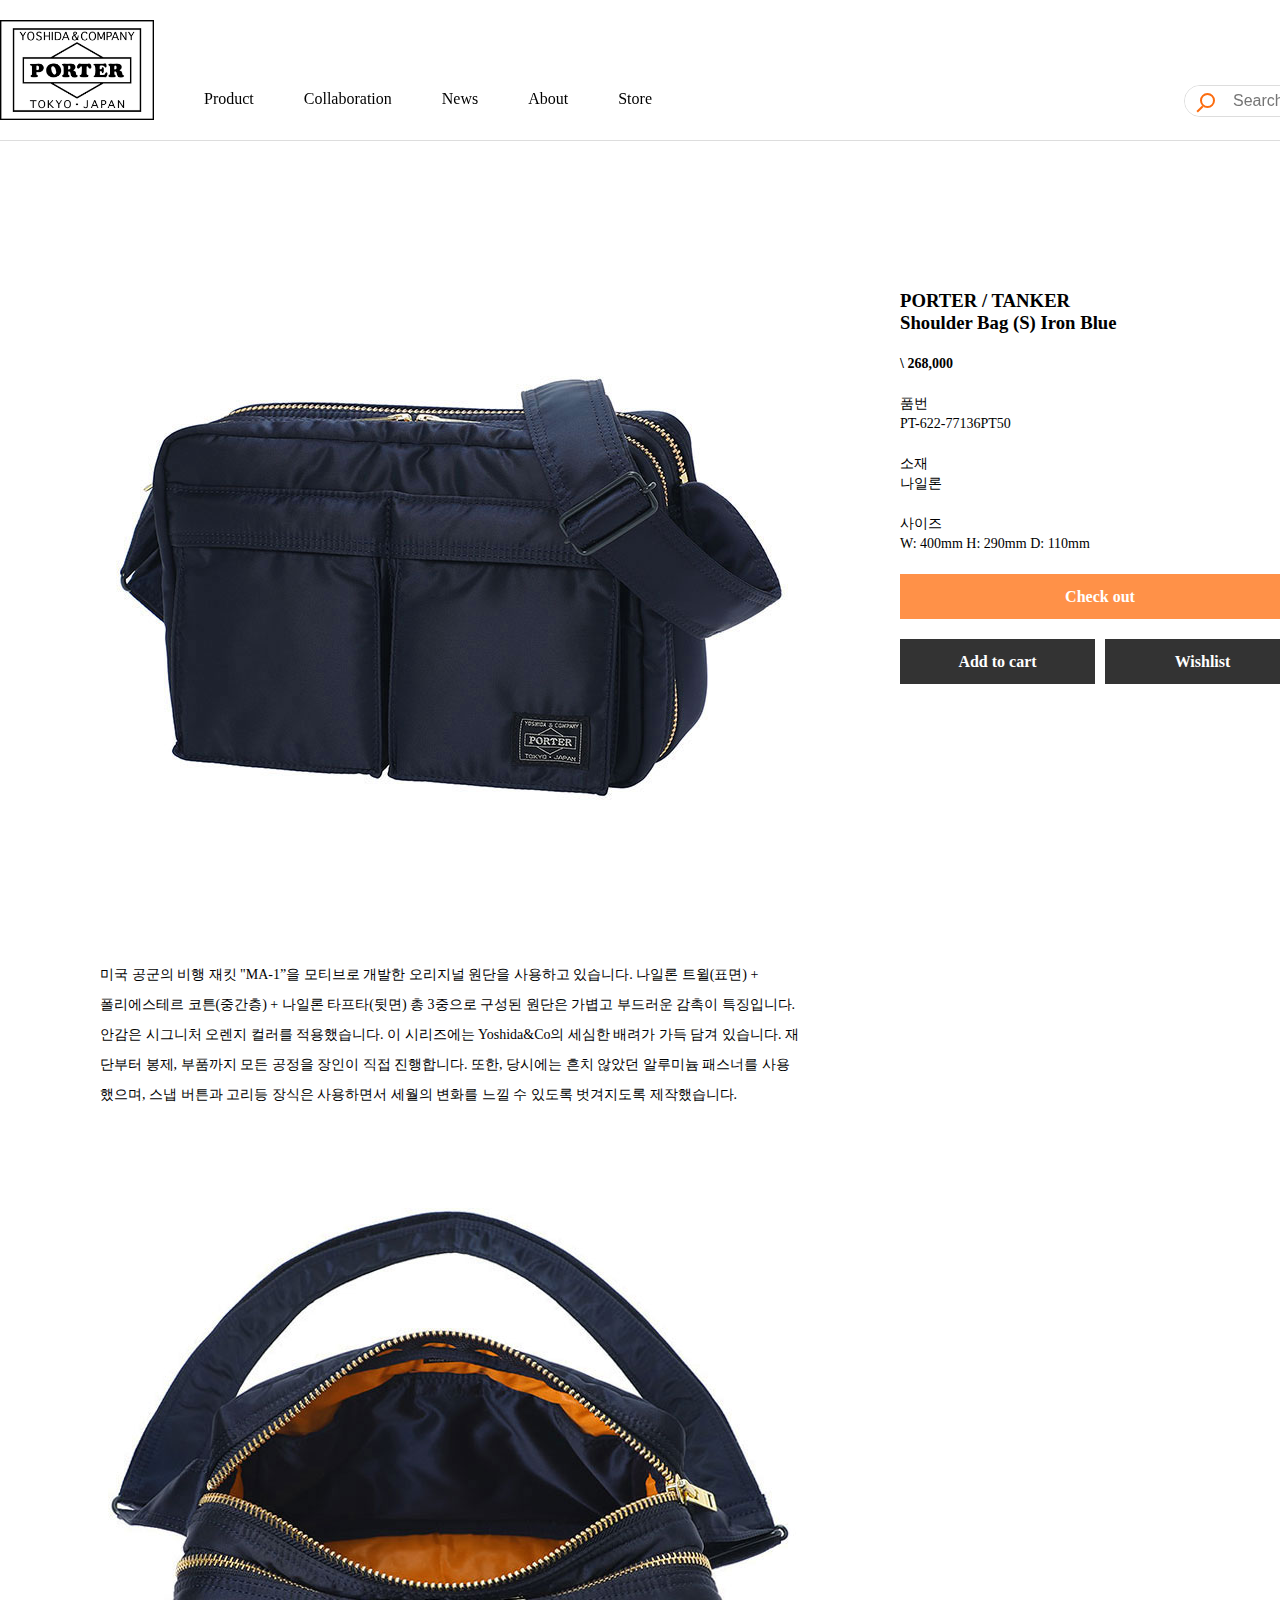
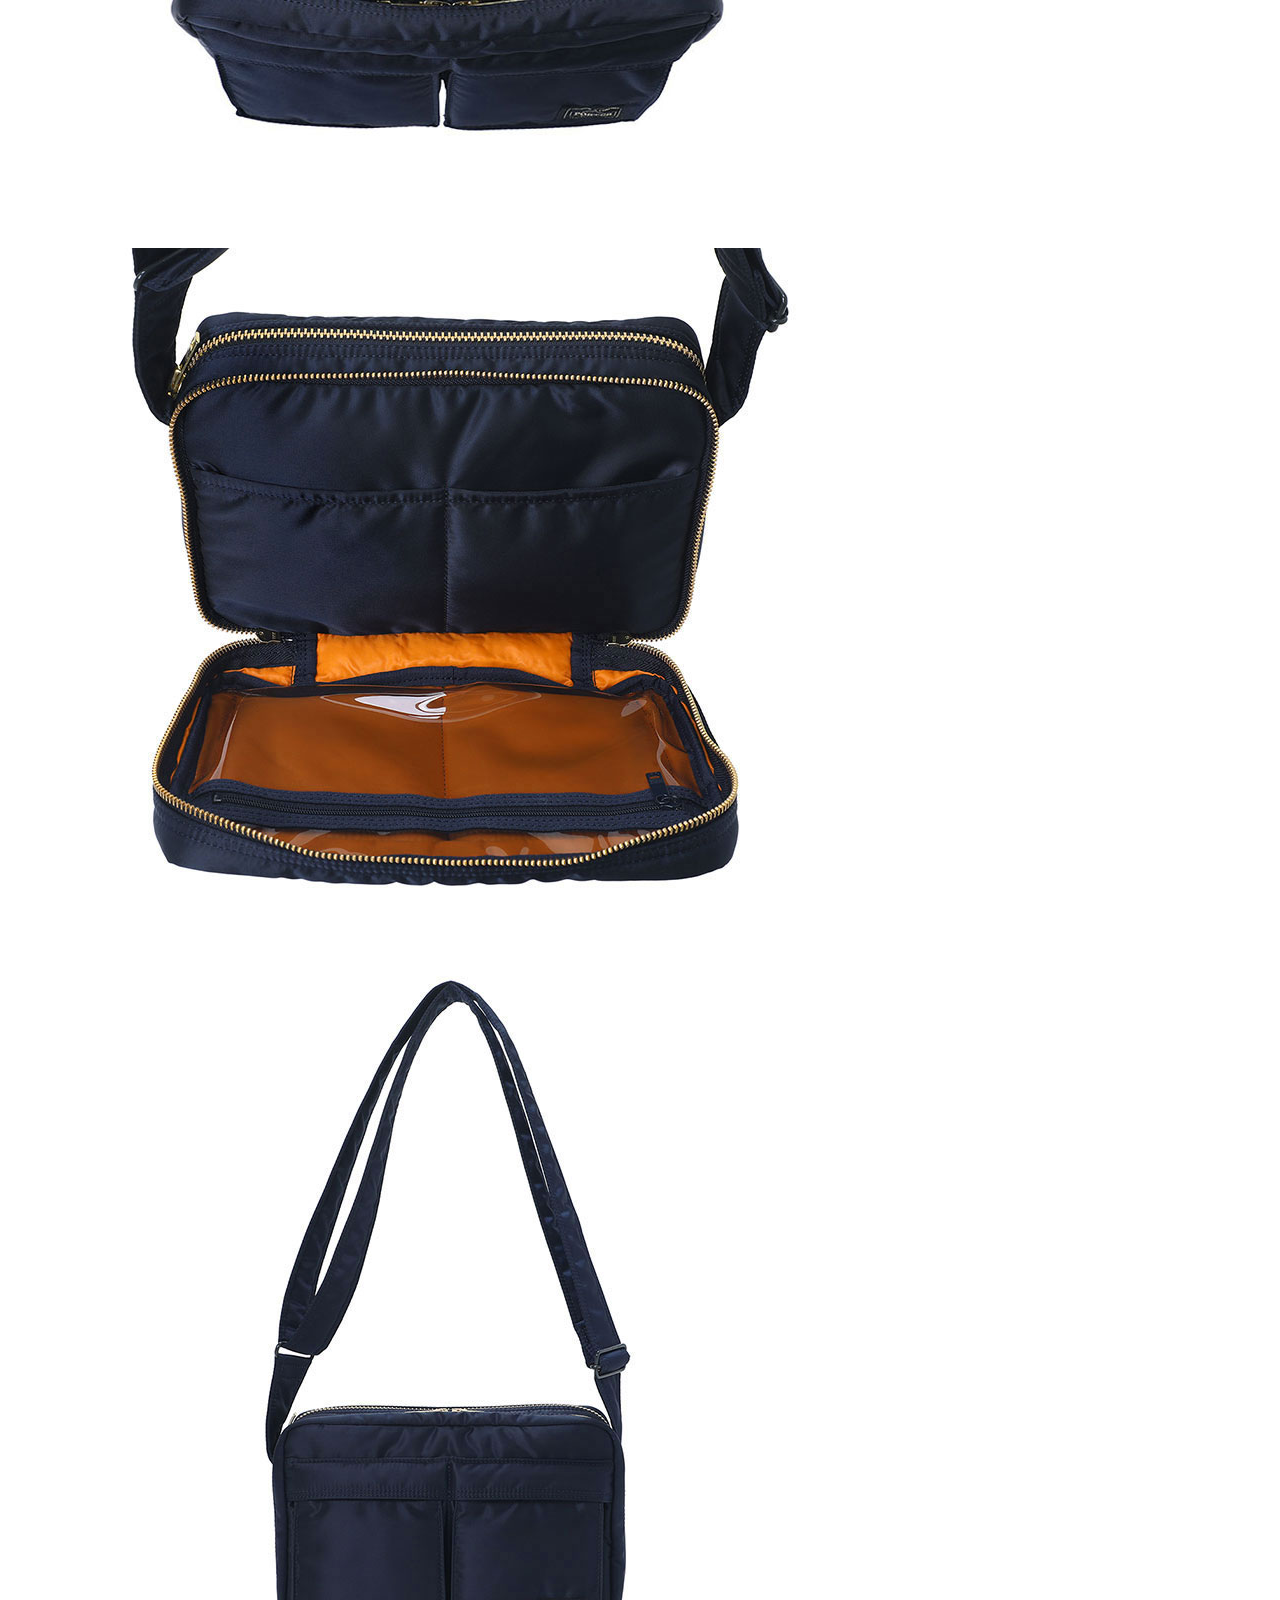
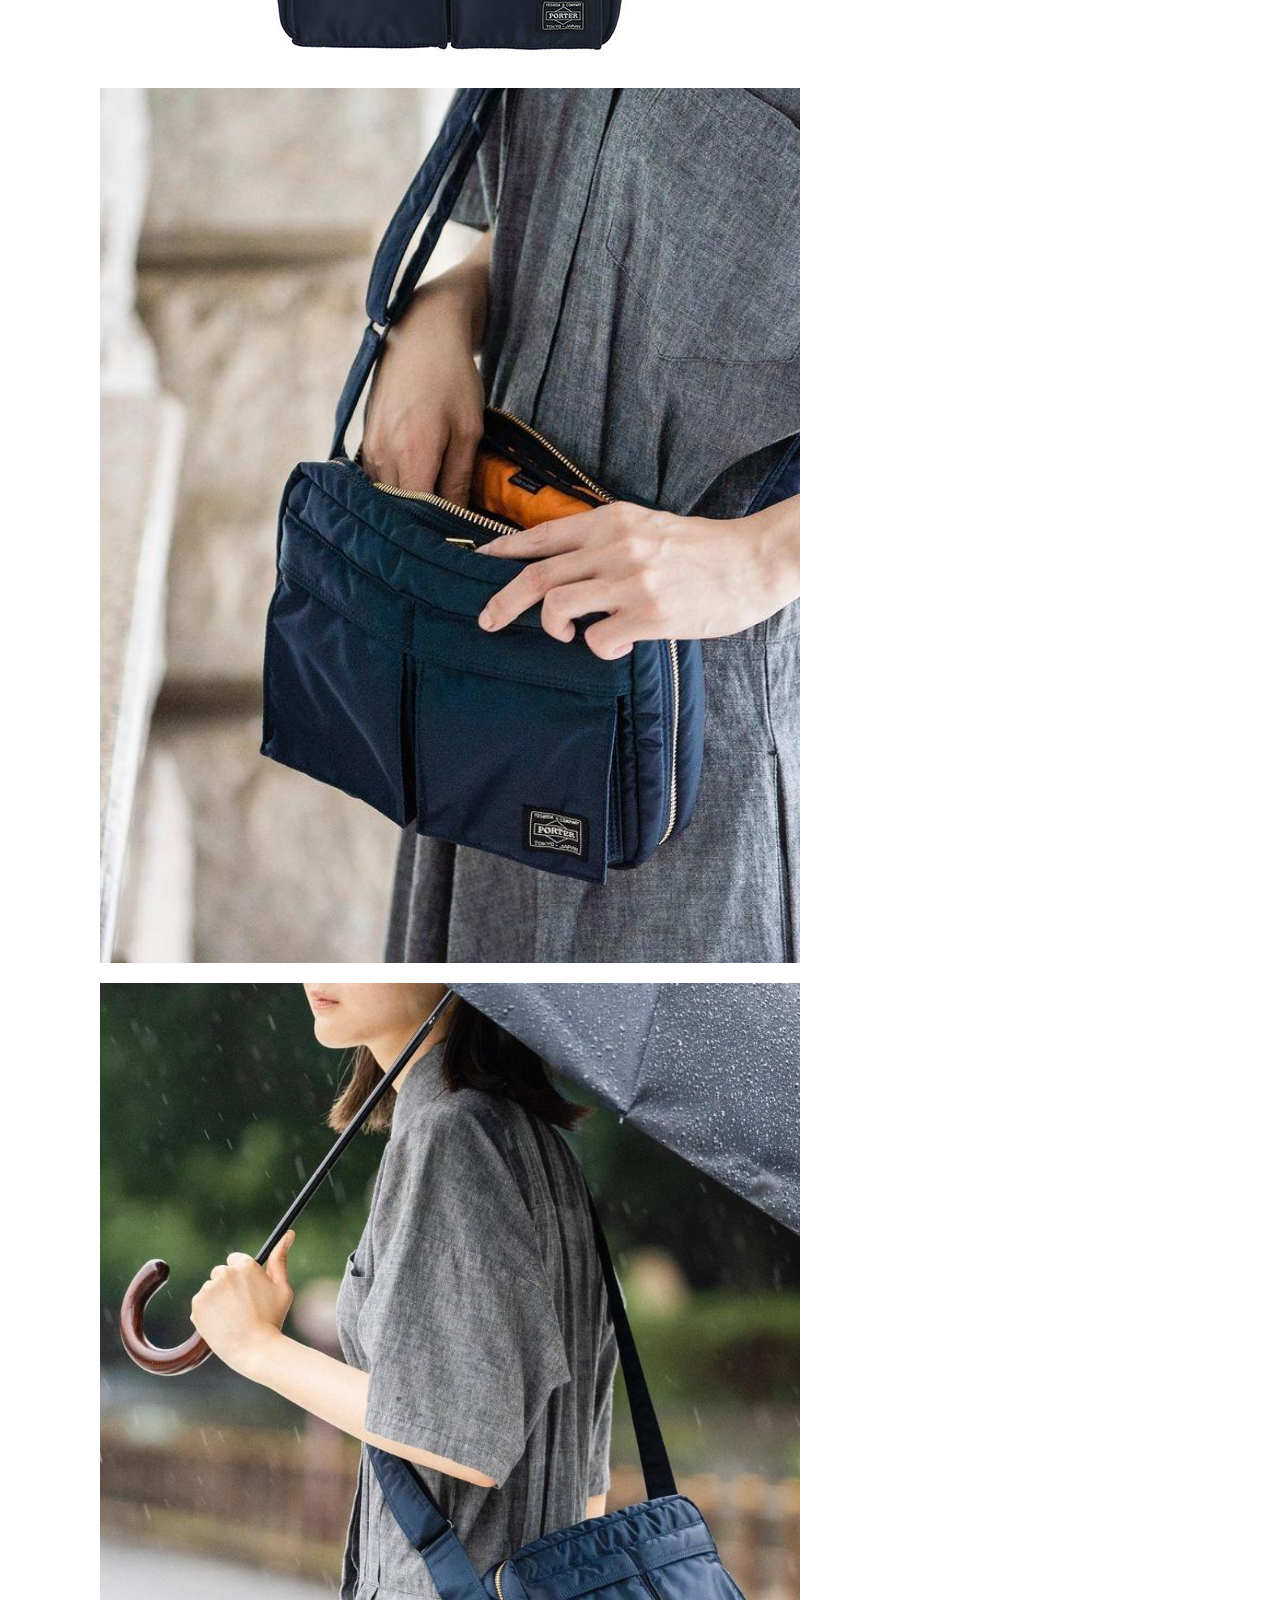
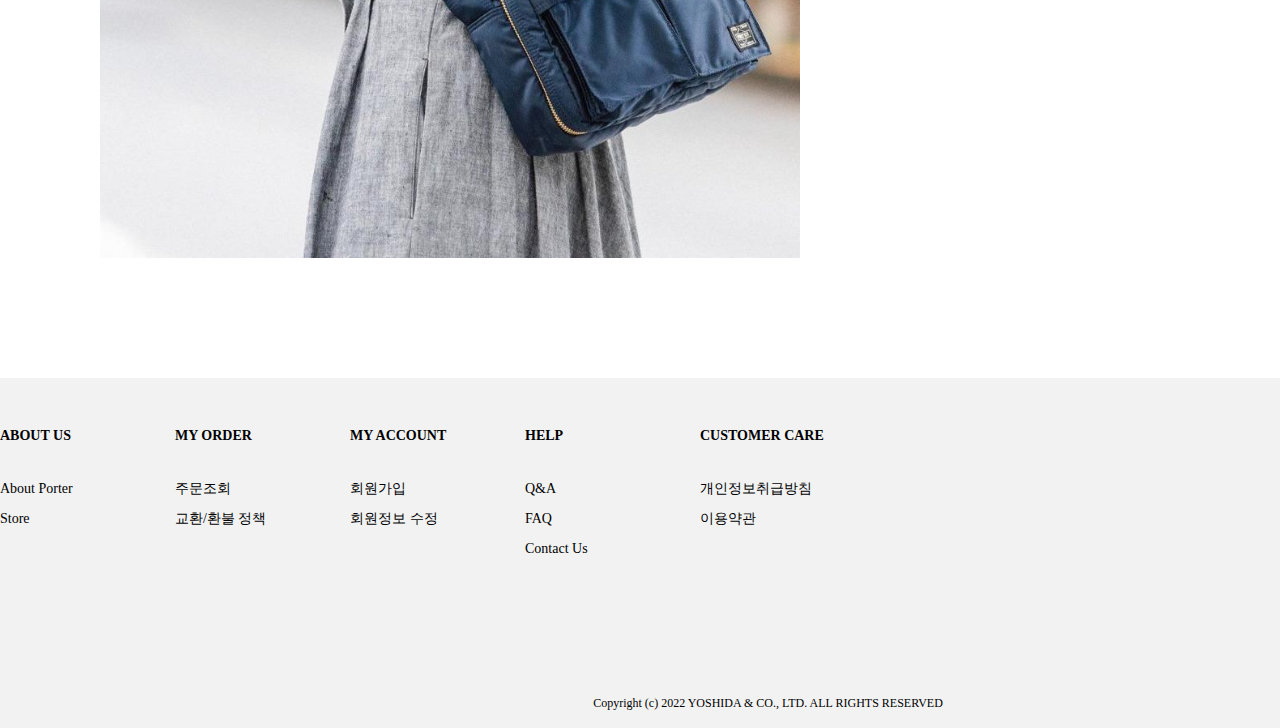
<file: product_detail.html>
<!DOCTYPE html>
<html lang="ko">

<head>

    <title>product_detail</title>
    <script src="https://code.jquery.com/jquery-3.7.1.js"
        integrity="sha256-eKhayi8LEQwp4NKxN+CfCh+3qOVUtJn3QNZ0TciWLP4=" crossorigin="anonymous"></script>
    <link rel="stylesheet" href="css/product_detail.css">
    <link rel="stylesheet" href="css/reset.css">
</head>

<body>
    <div id="wrap">
        <nav id="header">
            <div id="top">
                <div id="logo">
                    <h1><a href="index.html">
                            <img src="img/1.png" alt="로고">
                        </a></h1>
                </div>
                <div id="lnb">
                    <ul class="menu">
                        <li>
                            <a>Product</a>
                            <div class="sub">
                                <ul>
                                    <li><a href="">All Items</a></li>
                                    <li><a href="shoulder_bag.html">Shoulder bag</a></li>
                                    <li><a href="">Tote bag</a></li>
                                    <li><a href="">Backpack</a></li>
                                    <li><a href="">Briefcase</a></li>
                                    <li><a href="">Waist bag</a></li>
                                </ul>
                            </div>
                        </li>
                        <li><a href="collaboration.html">Collaboration</a></li>
                        <li><a href="news.html">News</a></li>
                        <li><a href="">About</a></li>
                        <li><a href="store.html">Store</a></li>
                    </ul>
                </div>
                <div id="gnb">
                    <ul>
                        <li><a href="login.html">로그인</a></li>
                        <li><a href="login.html">회원가입</a></li>
                        <li><a href="cart.html">장바구니</a></li>
                    </ul>
                </div>
                <form>
                    <div class="search">
                        <input type="text" placeholder="Search">
                        <button class="btn">
                            <span class="circle"></span>
                            <span class="bar"></span>
                        </button>
                    </div>
                </form>
            </div>
        </nav>
        <section>
            <article>
                <div class="con1">
                    <img src="img/product/6227696350_01.jpg" alt="" class="con">

                    <p class="p2">미국 공군의 비행 재킷 "MA-1”을 모티브로 개발한 오리지널 원단을
                        사용하고 있습니다. 나일론 트윌(표면) + <br>폴리에스테르 코튼(중간층) + 나일론 타프타(뒷면) 총 3중으로 구성된 원단은 가볍고 부드러운 감촉이 특징입니다.
                        안감은
                        시그니처 오렌지 컬러를 적용했습니다. 이 시리즈에는 Yoshida&Co의 세심한 배려가 가득 담겨 있습니다. 재단부터 봉제, 부품까지 모든 공정을 장인이
                        직접
                        진행합니다.
                        또한,
                        당시에는 흔치 않았던 알루미늄 패스너를 사용했으며, 스냅 버튼과 고리등 장식은 사용하면서 세월의 변화를 느낄 수 있도록 벗겨지도록 제작했습니다.</p>
                    <br>
                    <img src="img/product/6227696350_06.jpg" alt="" class="con">
                    <img src="img/product/6227696350_07.jpg" alt="" class="con">
                    <img src="img/product/6227696350_02.jpg" alt="" class="con">
                    <img src="img/product/porter_tanker_shoulder_bags_1666567024_6a0b7065_progressive.jfif" alt=""
                        class="won">
                    <img src="img/product/porter_tanker_shoulder_bags_1666567024_9bdb4fc3_progressive.jfif" alt=""
                        class="won">


                </div>
                <div class="con2">
                    <h3>PORTER / TANKER<br>
                        Shoulder Bag (S) Iron Blue

                    </h3>
                    <h3></h3>
                    <p class="p2"><strong>\ 268,000</strong></p>
                    <p class="p2">품번<br>
                        PT-622-77136PT50
                    </p>
                    <p class="p2">소재<br>

                        나일론

                    </p>
                    <p class="p2">사이즈<br>

                        W: 400mm

                        H: 290mm

                        D: 110mm</p>
                    <ul>
                        <li class="box1"><a href="">Check out</a></li>
                    </ul>
                    <ul>
                        <li class="box2"><a href="">Add to cart</a></li>
                        <li class="box2"><a href="">Wishlist</a></li>
                    </ul>

                </div>
            </article>


        </section>



        <footer id="footer">
            <div class="bottom">
                <div class="fnb">
                    <ul>
                        <div class="b1">ABOUT US</div>
                        <li><a href="">About Porter</a></li>
                        <li><a href="">Store</a></li>
                    </ul>
                    <ul>
                        <div class="b2">MY ORDER</div>
                        <li><a href="">주문조회</a></li>
                        <li><a href="">교환/환불 정책</a></li>
                    </ul>
                    <ul>
                        <div class="b3">MY ACCOUNT</div>
                        <li><a href="">회원가입</a></li>
                        <li><a href="">회원정보 수정</a></li>
                    </ul>
                    <ul>
                        <div class="b4">HELP</div>
                        <li><a href="">Q&A</a></li>
                        <li><a href="">FAQ</a></li>
                        <li><a href="">Contact Us</a></li>
                    </ul>
                    <ul>
                        <div class="b5">CUSTOMER CARE</div>
                        <li><a href="">개인정보취급방침</a></li>
                        <li><a href="">이용약관</a></li>
                    </ul>

                </div>
                <div class="fnb2">
                    <ul>
                        <li><a href="https://www.youtube.com/@portertv4358" target="_blank"><img src="img/youtube.png"
                                    alt=""></a></li>
                        <li><a href="https://www.instagram.com/porter_kr/" target="_blank"><img src="img/insta.png"
                                    alt=""></a></li>
                    </ul>
                </div>
            </div>
            <div id="copyright">
                <small>
                    Copyright (c) 2022 YOSHIDA & CO., LTD. ALL RIGHTS RESERVED
                </small>
            </div>
        </footer>
    </div>
    <script src="js/product_detail.js"></script>
</body>

</html>
</file>
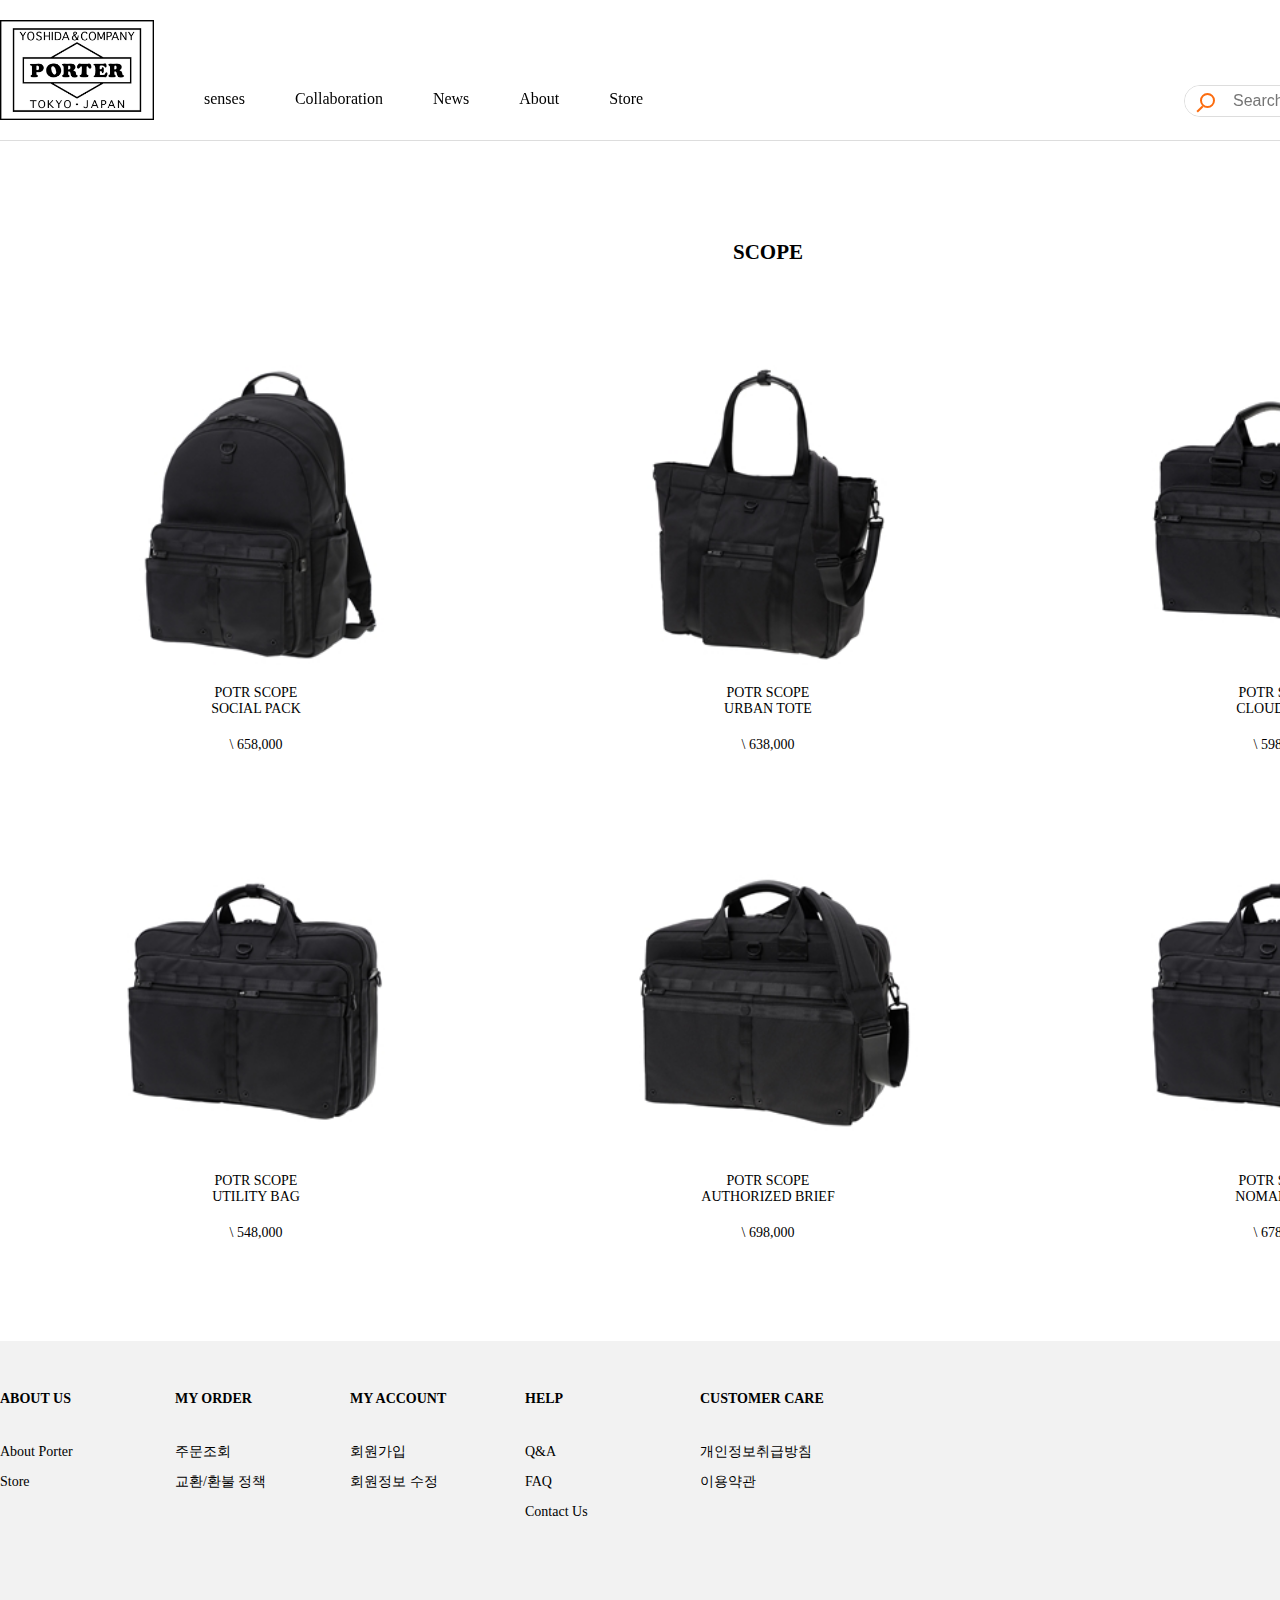
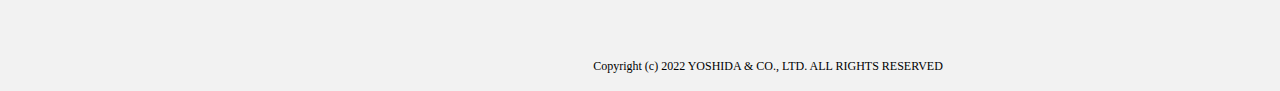
<file: scope.html>
<!DOCTYPE html>
<html lang="ko">

<head>
    <title>scope</title>
    <link rel="stylesheet" href="css/product.css">
    <link rel="stylesheet" href="css/reset.css">
</head>

<body>
    <div id="wrap">
        <nav id="header">
            <div id="top">
                <div id="logo">
                    <h1><a href="index.html">
                            <img src="img/1.png" alt="로고">
                        </a></h1>
                </div>
                <div id="lnb">
                    <ul class="menu">
                        <li>
                            <a>senses</a>
                            <div class="sub">
                                <ul>
                                    <li><a href="">All Items</a></li>
                                    <li><a href="shoulder_bag.html">Shoulder bag</a></li>
                                    <li><a href="">Tote bag</a></li>
                                    <li><a href="">Backpack</a></li>
                                    <li><a href="">Briefcase</a></li>
                                    <li><a href="">Waist bag</a></li>
                                </ul>
                            </div>
                        </li>
                        <li><a href="collaboration.html">Collaboration</a></li>
                        <li><a href="news.html">News</a></li>
                        <li><a href="">About</a></li>
                        <li><a href="store.html">Store</a></li>
                    </ul>
                </div>
                <div id="gnb">
                    <ul>
                        <li><a href="login.html">로그인</a></li>
                        <li><a href="login.html">회원가입</a></li>
                        <li><a href="">장바구니</a></li>
                    </ul>
                </div>
                <form>
                    <div class="search">
                        <input type="text" placeholder="Search">
                        <button class="btn">
                            <span class="circle"></span>
                            <span class="bar"></span>
                        </button>
                    </div>
                </form>
            </div>
        </nav>
        <section>

            <h4>SCOPE</h4>
            <article id="article">
                <ul>
                    <li>
                        <a href=""><img src="img/product/PT-995-27841PT10.jpg" alt=""></a>
                        <div>
                            <p>POTR SCOPE
                                <br>
                                SOCIAL PACK
                            </p>
                            <p>\ 658,000</p>
                        </div>
                    </li>
                    <li>
                        <a href=""><img src="img/product/PT-995-19551PT10.jpg" alt=""></a>
                        <div>
                            <p>
                                POTR SCOPE <br>
                                URBAN TOTE</p>
                            <p>\ 638,000</p>
                        </div>
                    </li>
                    <li>
                        <a href=""><img src="img/product/PT-995-27840PT10.jpg" alt=""></a>
                        <div>
                            <p>POTR SCOPE <br>
                                CLOUD CASE</p>
                            <p>\ 598,000</p>
                        </div>
                    </li>
                    <li>
                        <a href=""><img src="img/product/PT-995-19549PT10.jpg" alt=""></a>
                        <div>
                            <p>POTR SCOPE <br>
                                UTILITY BAG</p>
                            <p>\ 548,000</p>
                        </div>
                    </li>
                    <li>
                        <a href=""><img src="img/product/PT-995-19550PT10.jpg" alt=""></a>
                        <div>
                            <p>POTR SCOPE <br> AUTHORIZED BRIEF</p>
                            <p>\ 698,000</p>
                        </div>
                    </li>
                    <li>
                        <a href=""><img src="img/product/PT-995-19549PT10.jpg" alt=""></a>
                        <div>
                            <p>POTR SCOPE <br>
                                NOMAD PACk</p>
                            <p>\ 678,000</p>
                        </div>



                </ul>
            </article>

        </section>
        <footer id="footer">
            <div class="bottom">
                <div class="fnb">
                    <ul>
                        <div class="b1">ABOUT US</div>
                        <li><a href="">About Porter</a></li>
                        <li><a href="">Store</a></li>
                    </ul>
                    <ul>
                        <div class="b2">MY ORDER</div>
                        <li><a href="">주문조회</a></li>
                        <li><a href="">교환/환불 정책</a></li>
                    </ul>
                    <ul>
                        <div class="b3">MY ACCOUNT</div>
                        <li><a href="">회원가입</a></li>
                        <li><a href="">회원정보 수정</a></li>
                    </ul>
                    <ul>
                        <div class="b4">HELP</div>
                        <li><a href="">Q&A</a></li>
                        <li><a href="">FAQ</a></li>
                        <li><a href="">Contact Us</a></li>
                    </ul>
                    <ul>
                        <div class="b5">CUSTOMER CARE</div>
                        <li><a href="">개인정보취급방침</a></li>
                        <li><a href="">이용약관</a></li>
                    </ul>

                </div>
                <div class="fnb2">
                    <ul>
                        <li><a href="https://www.youtube.com/@portertv4358" target="_blank"><img src="img/youtube.png"
                                    alt=""></a></li>
                        <li><a href="https://www.instagram.com/porter_kr/" target="_blank"><img src="img/insta.png"
                                    alt=""></a></li>
                    </ul>
                </div>
            </div>
            <div id="copyright">
                <small>
                    Copyright (c) 2022 YOSHIDA & CO., LTD. ALL RIGHTS RESERVED
                </small>
            </div>
        </footer>
    </div>
</body>

</html>
</file>
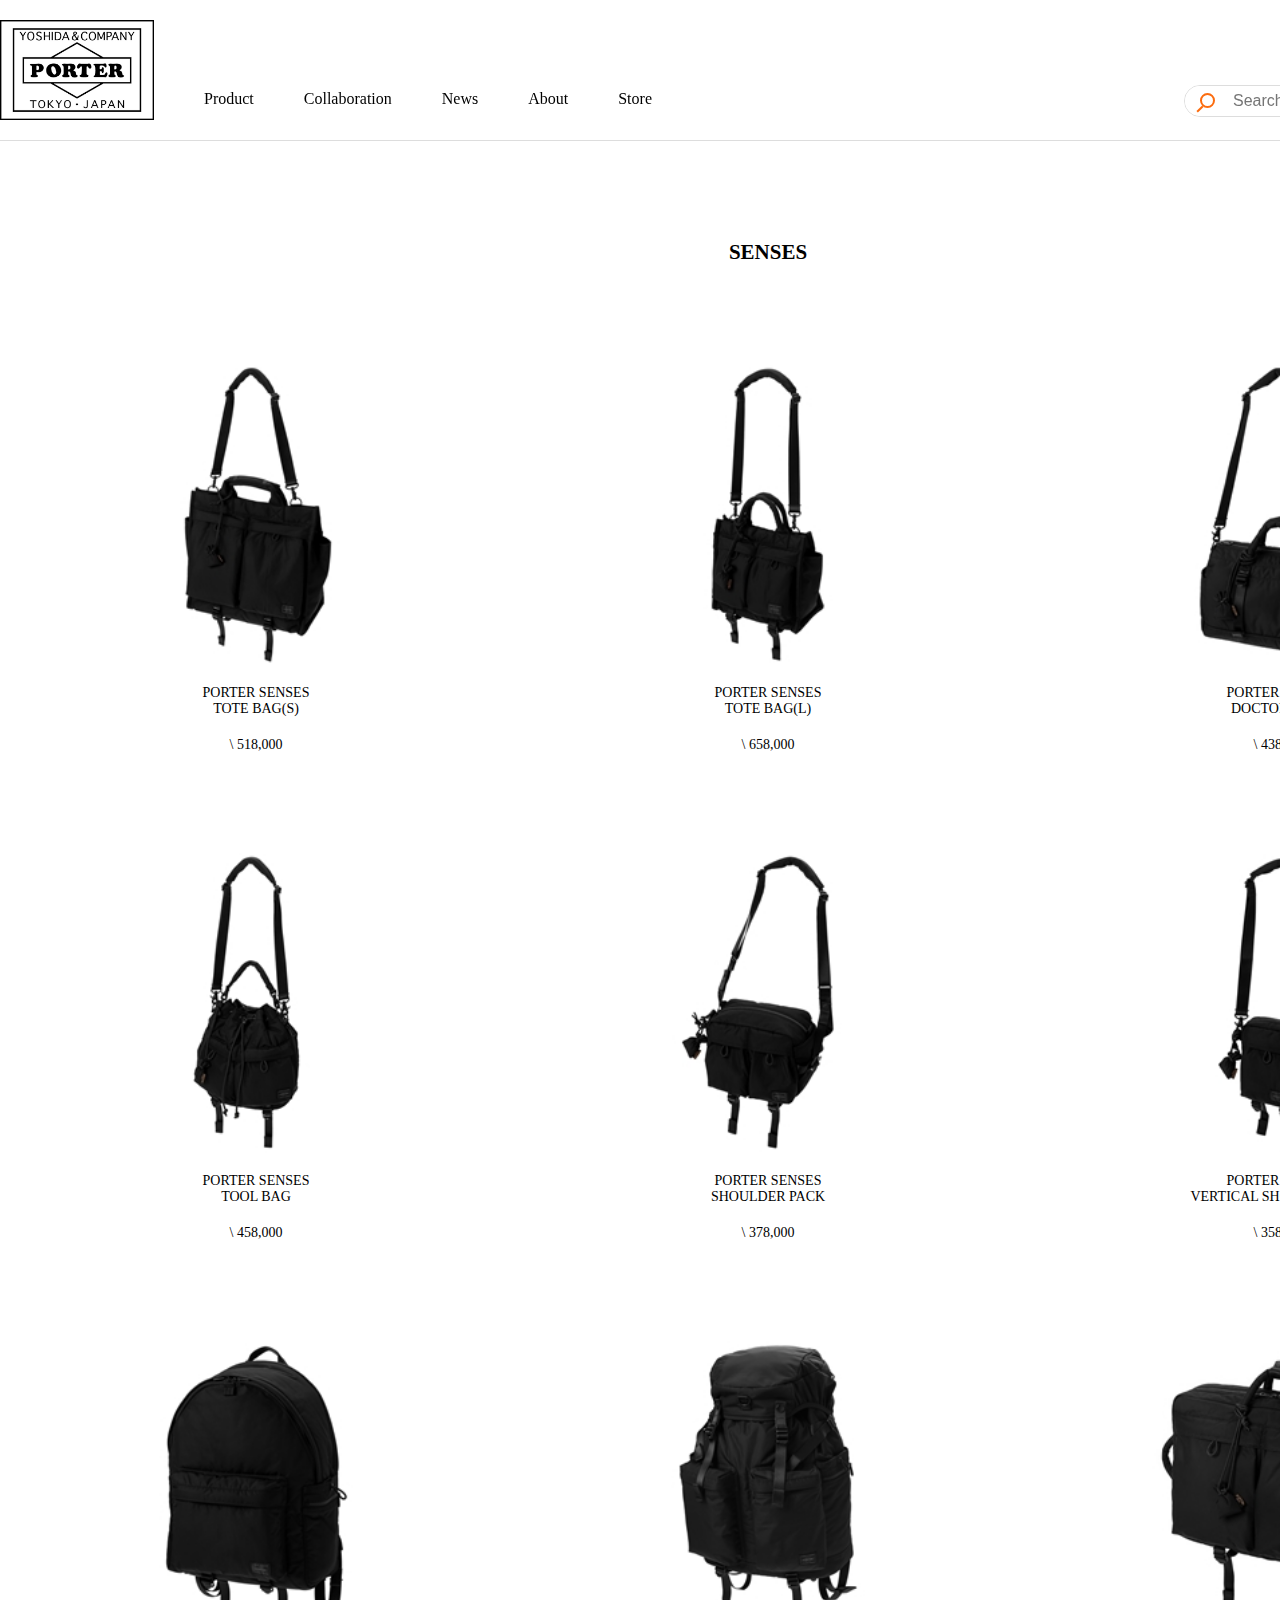
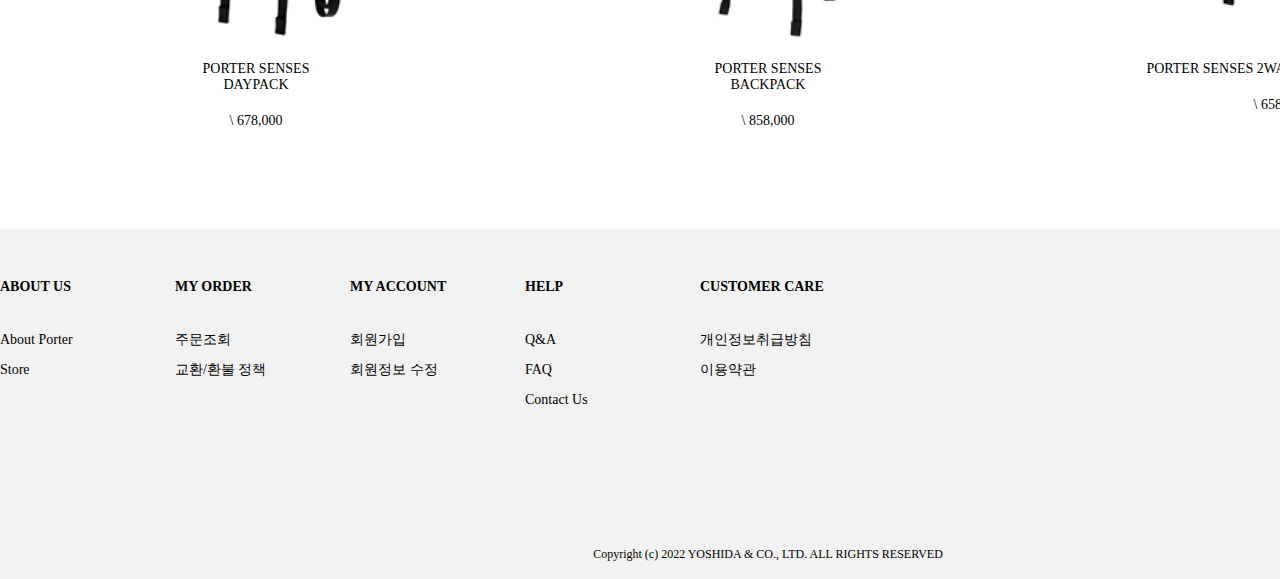
<file: senses.html>
<!DOCTYPE html>
<html lang="ko">

<head>
    <title>senses</title>
    <link rel="stylesheet" href="css/product.css">
    <link rel="stylesheet" href="css/reset.css">
</head>

<body>
    <div id="wrap">
        <nav id="header">
            <div id="top">
                <div id="logo">
                    <h1><a href="index.html">
                            <img src="img/1.png" alt="로고">
                        </a></h1>
                </div>
                <div id="lnb">
                    <ul class="menu">
                        <li>
                            <a>Product</a>
                            <div class="sub">
                                <ul>
                                    <li><a href="">All Items</a></li>
                                    <li><a href="shoulder_bag.html">Shoulder bag</a></li>
                                    <li><a href="">Tote bag</a></li>
                                    <li><a href="">Backpack</a></li>
                                    <li><a href="">Briefcase</a></li>
                                    <li><a href="">Waist bag</a></li>
                                </ul>
                            </div>
                        </li>
                        <li><a href="collaboration.html">Collaboration</a></li>
                        <li><a href="news.html">News</a></li>
                        <li><a href="">About</a></li>
                        <li><a href="store.html">Store</a></li>
                    </ul>
                </div>
                <div id="gnb">
                    <ul>
                        <li><a href="login.html">로그인</a></li>
                        <li><a href="login.html">회원가입</a></li>
                        <li><a href="">장바구니</a></li>
                    </ul>
                </div>
                <form>
                    <div class="search">
                        <input type="text" placeholder="Search">
                        <button class="btn">
                            <span class="circle"></span>
                            <span class="bar"></span>
                        </button>
                    </div>
                </form>
            </div>
        </nav>
        <section>

            <h4>SENSES</h4>
            <article id="article">
                <ul>
                    <li>
                        <a href=""><img src="img/product/PT-672-26819PT10.jpg" alt=""></a>
                        <div>
                            <p>PORTER SENSES
                                <br>
                                TOTE BAG(S)
                            </p>
                            <p>\ 518,000</p>
                        </div>
                    </li>
                    <li>
                        <a href=""><img src="img/product/PT-672-26820PT10.jpg" alt=""></a>
                        <div>
                            <p>PORTER SENSES <br>
                                TOTE BAG(L)</p>
                            <p>\ 658,000</p>
                        </div>
                    </li>
                    <li>
                        <a href=""><img src="img/product/PT-672-26821PT10.jpg" alt=""></a>
                        <div>
                            <p>PORTER SENSES <br>
                                DOCTORS BAG</p>
                            <p>\ 438,000</p>
                        </div>
                    </li>
                    <li>
                        <a href=""><img src="img/product/PT-672-26822PT10.jpg" alt=""></a>
                        <div>
                            <p>PORTER SENSES <br>
                                TOOL BAG</p>
                            <p>\ 458,000</p>
                        </div>
                    </li>
                    <li>
                        <a href=""><img src="img/product/PT-672-27803PT10.jpg" alt=""></a>
                        <div>
                            <p>PORTER SENSES<br> SHOULDER PACK</p>
                            <p>\ 378,000</p>
                        </div>
                    </li>
                    <li>
                        <a href=""><img src="img/product/PT-672-27804PT10.jpg" alt=""></a>
                        <div>
                            <p>PORTER SENSES <br>
                                VERTICAL SHOULDER BAG</p>
                            <p>\ 358,000</p>
                        </div>
                    <li>
                        <a href=""><img src="img/product/PT-672-27801PT10.jpg" alt=""></a>
                        <div>
                            <p>PORTER SENSES <br>
                                DAYPACK
                            </p>
                            <p>\ 678,000</p>
                        </div>

                    <li>
                        <a href=""><img src="img/product/PT-672-27800PT10.jpg" alt=""></a>
                        <div>
                            <p>PORTER SENSES <br>
                                BACKPACK
                            </p>
                            <p>\ 858,000</p>
                        </div>

                    </li>
                    <li>
                        <a href=""><img src="img/product/PT-672-27802PT10.jpg" alt=""></a>
                        <div>
                            <p>PORTER SENSES 2WAY PACK
                                2WAY PACK
                            </p>
                            <p>\ 658,000</p>
                        </div>
                    </li>



                </ul>
            </article>

        </section>
        <footer id="footer">
            <div class="bottom">
                <div class="fnb">
                    <ul>
                        <div class="b1">ABOUT US</div>
                        <li><a href="">About Porter</a></li>
                        <li><a href="">Store</a></li>
                    </ul>
                    <ul>
                        <div class="b2">MY ORDER</div>
                        <li><a href="">주문조회</a></li>
                        <li><a href="">교환/환불 정책</a></li>
                    </ul>
                    <ul>
                        <div class="b3">MY ACCOUNT</div>
                        <li><a href="">회원가입</a></li>
                        <li><a href="">회원정보 수정</a></li>
                    </ul>
                    <ul>
                        <div class="b4">HELP</div>
                        <li><a href="">Q&A</a></li>
                        <li><a href="">FAQ</a></li>
                        <li><a href="">Contact Us</a></li>
                    </ul>
                    <ul>
                        <div class="b5">CUSTOMER CARE</div>
                        <li><a href="">개인정보취급방침</a></li>
                        <li><a href="">이용약관</a></li>
                    </ul>

                </div>
                <div class="fnb2">
                    <ul>
                        <li><a href="https://www.youtube.com/@portertv4358" target="_blank"><img src="img/youtube.png"
                                    alt=""></a></li>
                        <li><a href="https://www.instagram.com/porter_kr/" target="_blank"><img src="img/insta.png"
                                    alt=""></a></li>
                    </ul>
                </div>
            </div>
            <div id="copyright">
                <small>
                    Copyright (c) 2022 YOSHIDA & CO., LTD. ALL RIGHTS RESERVED
                </small>
            </div>
        </footer>
    </div>
</body>

</html>
</file>
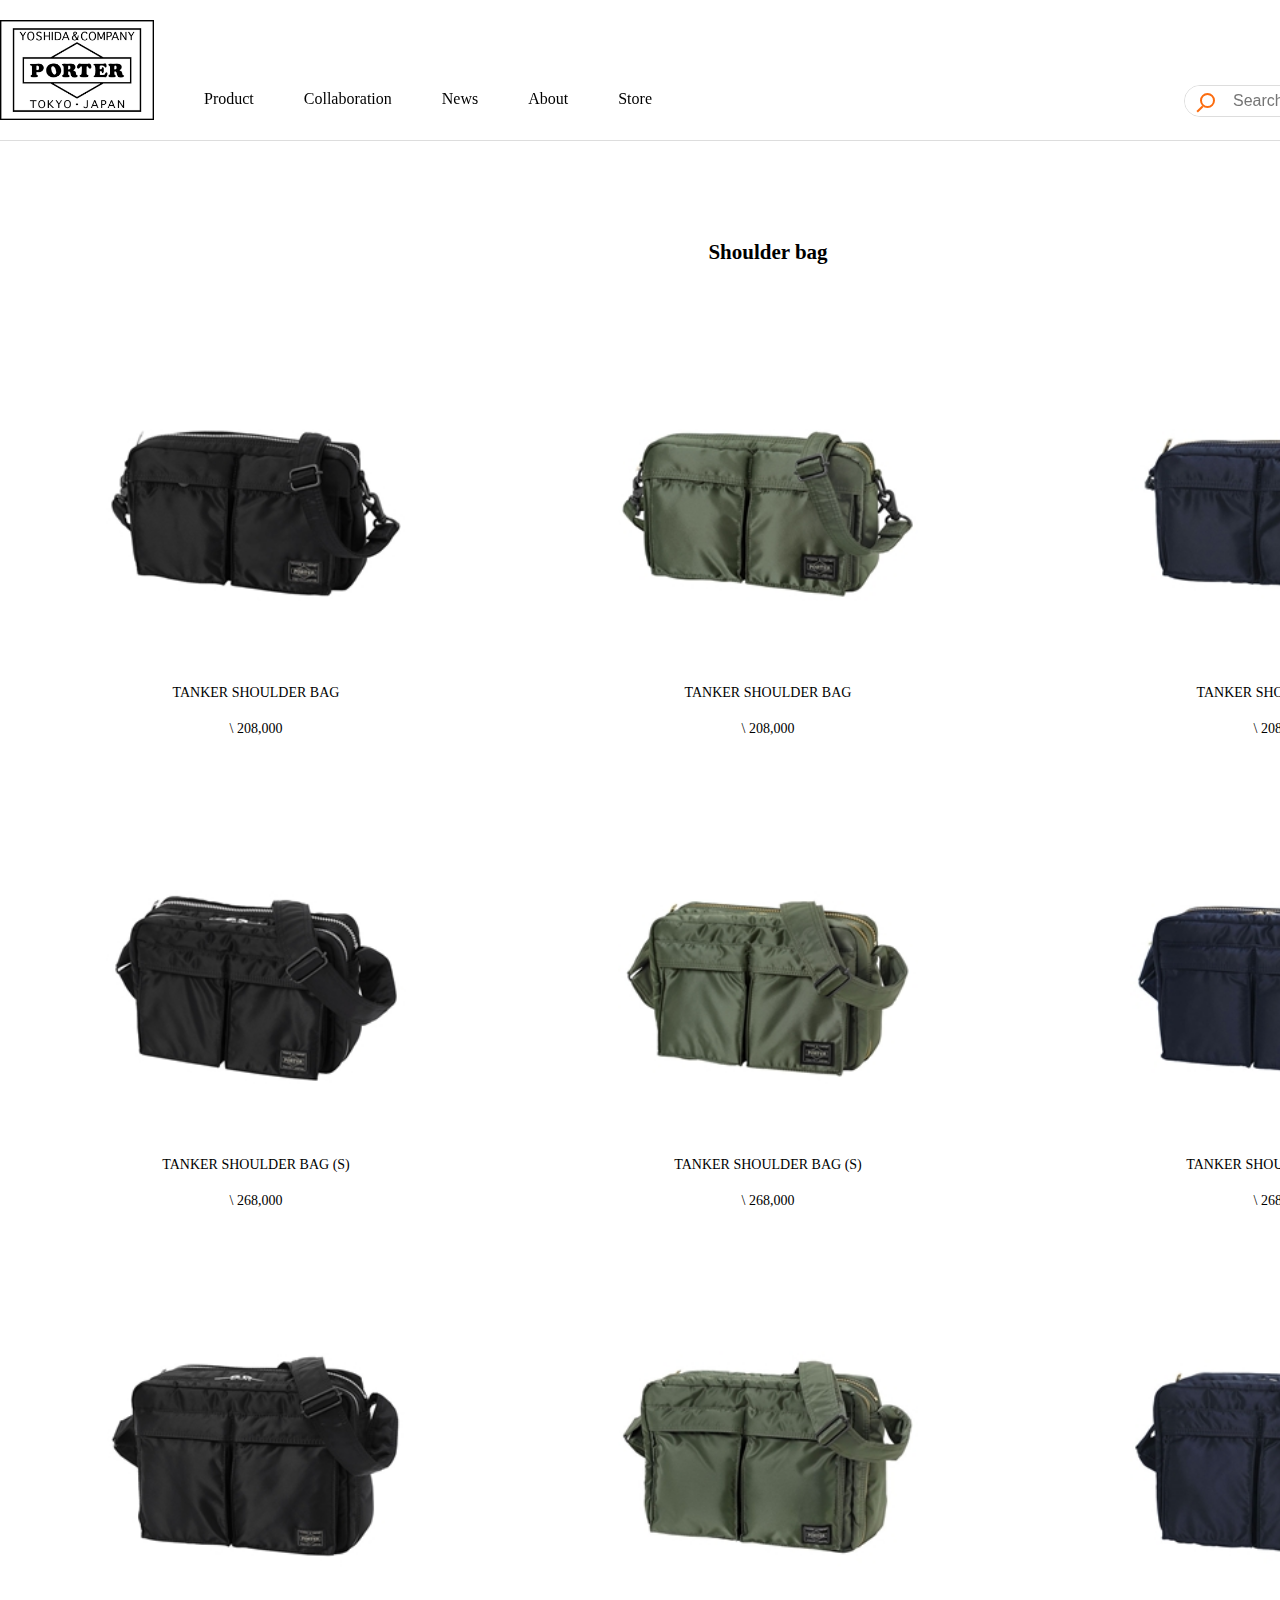
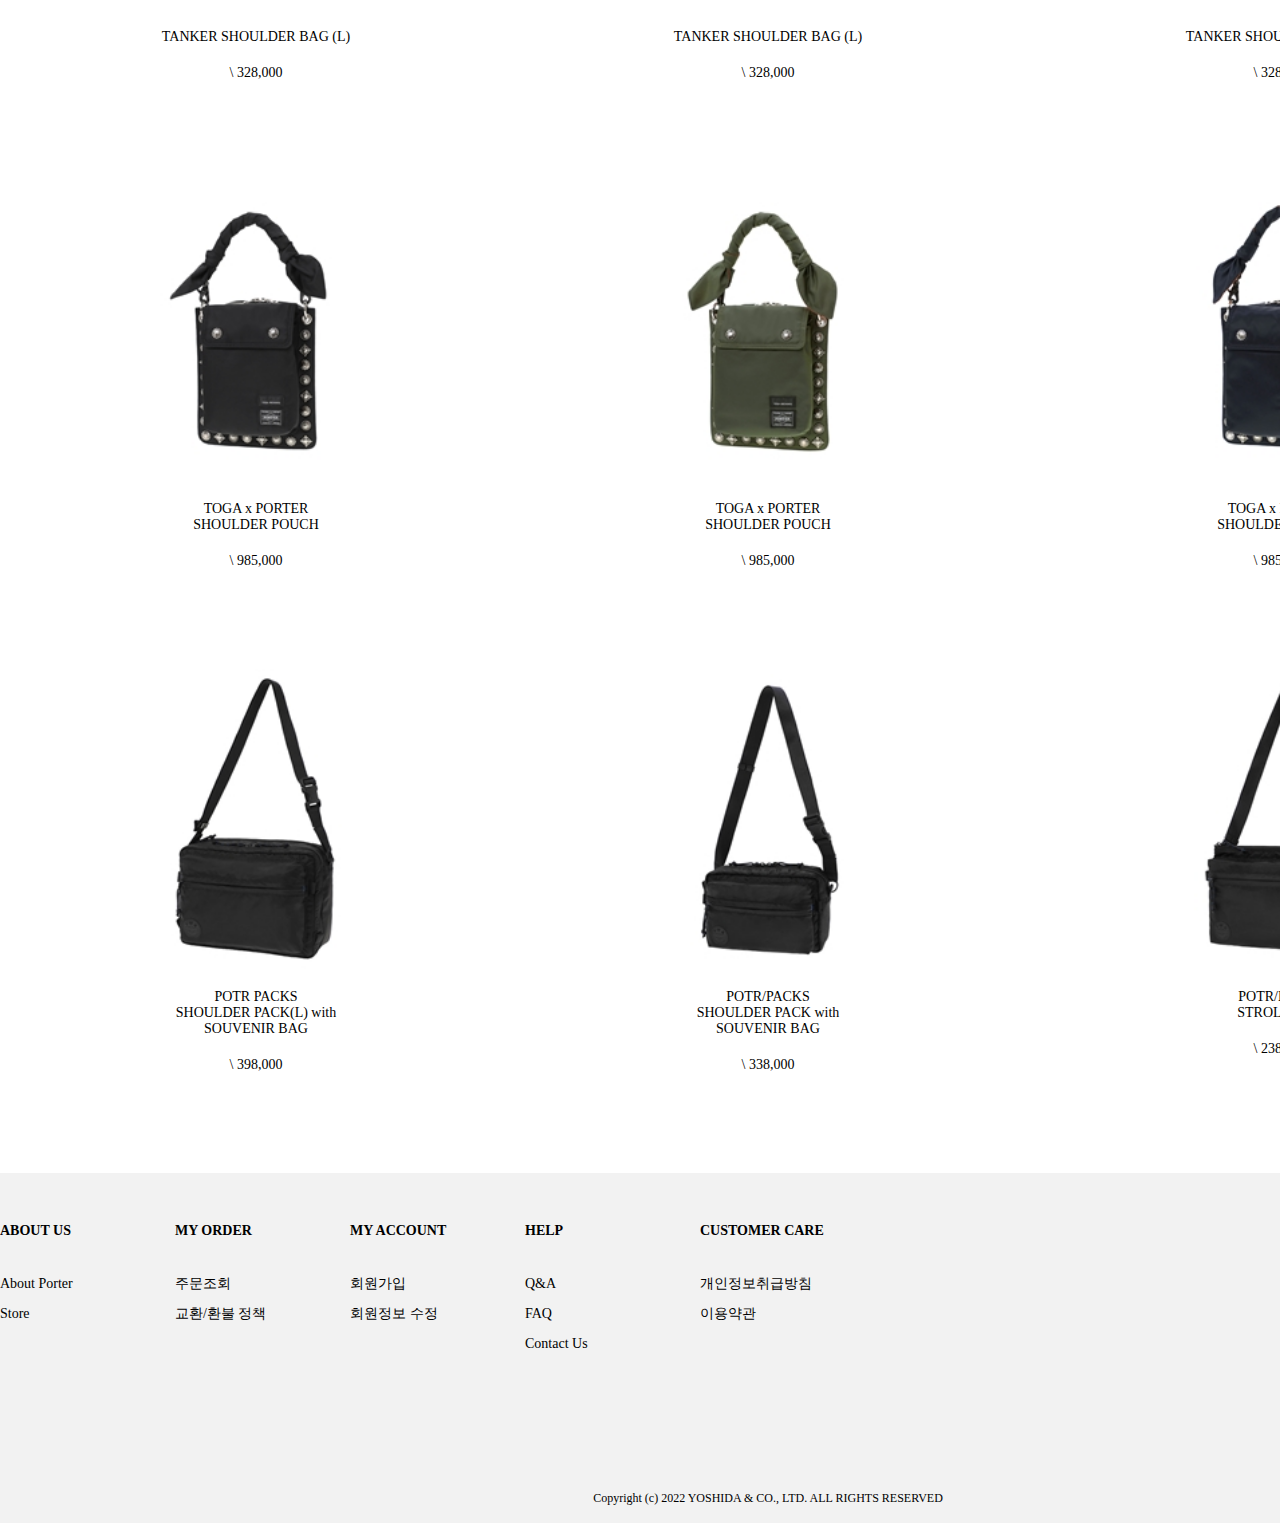
<file: shoulder_bag.html>
<!DOCTYPE html>
<html lang="ko">

<head>
    <title>Shoulder_bag</title>
    <link rel="stylesheet" href="css/product.css">
    <link rel="stylesheet" href="css/reset.css">
</head>

<body>
    <div id="wrap">
        <nav id="header">
            <div id="top">
                <div id="logo">
                    <h1><a href="index.html">
                            <img src="img/1.png" alt="로고">
                        </a></h1>
                </div>
                <div id="lnb">
                    <ul class="menu">
                        <li>
                            <a>Product</a>
                            <div class="sub">
                                <ul>
                                    <li><a href="">All Items</a></li>
                                    <li><a href="shoulder_bag.html">Shoulder bag</a></li>
                                    <li><a href="">Tote bag</a></li>
                                    <li><a href="">Backpack</a></li>
                                    <li><a href="">Briefcase</a></li>
                                    <li><a href="">Waist bag</a></li>
                                </ul>
                            </div>
                        </li>
                        <li><a href="collaboration.html">Collaboration</a></li>
                        <li><a href="news.html">News</a></li>
                        <li><a href="">About</a></li>
                        <li><a href="store.html">Store</a></li>
                    </ul>
                </div>
                <div id="gnb">
                    <ul>
                        <li><a href="login.html">로그인</a></li>
                        <li><a href="login.html">회원가입</a></li>
                        <li><a href="cart.html">장바구니</a></li>
                    </ul>
                </div>
                <form>
                    <div class="search">
                        <input type="text" placeholder="Search">
                        <button class="btn">
                            <span class="circle"></span>
                            <span class="bar"></span>
                        </button>
                    </div>
                </form>
            </div>
        </nav>
        <section>

            <h4>Shoulder bag</h4>
            <article id="article">
                <ul>
                    <li>
                        <a href="product_detail.html"><img src="img/product/PT-622-78809PT10.jpg" alt=""></a>
                        <div>
                            <p>TANKER SHOULDER BAG
                            </p>
                            <p>\ 208,000</p>
                        </div>

                    <li>
                        <a href=""><img src="img/product/PT-622-78809PT30.jpg" alt=""></a>
                        <div>
                            <p>TANKER SHOULDER BAG
                            </p>
                            <p>\ 208,000</p>
                        </div>

                    </li>
                    <li>
                        <a href=""><img src="img/product/PT-622-78809PT50.jpg" alt=""></a>
                        <div>
                            <p>TANKER SHOULDER BAG
                            </p>
                            <p>\ 208,000</p>
                        </div>

                    </li>
                    <li>
                        <a href=""><img src="img/product/PT-622-76963PT10.jpg" alt=""></a>
                        <div>
                            <p>TANKER SHOULDER BAG (S)
                            </p>
                            <p>\ 268,000</p>
                        </div>
                    <li>
                        <a href=""><img src="img/product/PT-622-76963PT30.jpg" alt=""></a>
                        <div>
                            <p>TANKER SHOULDER BAG (S)
                            </p>
                            <p>\ 268,000</p>
                        </div>
                    </li>
                    <li>
                        <a href=""><img src="img/product/PT-622-76963PT50.jpg" alt=""></a>
                        <div>
                            <p>TANKER SHOULDER BAG (S)
                            </p>
                            <p>\ 268,000</p>
                        </div>
                    </li>
                    <li>
                        <a href=""><img src="img/product/PT-622-78810PT10.jpg" alt=""></a>
                        <div>
                            <p>TANKER SHOULDER BAG (L)</p>
                            <p>\ 328,000</p>
                        </div>

                    </li>
                    <li>
                        <a href=""><img src="img/product/PT-622-78810PT30.jpg" alt=""></a>
                        <div>
                            <p>TANKER SHOULDER BAG (L)</p>
                            <p>\ 328,000</p>
                        </div>

                    </li>
                    <li>
                        <a href=""><img src="img/product/PT-622-78810PT50.jpg" alt=""></a>
                        <div>
                            <p>TANKER SHOULDER BAG (L)</p>
                            <p>\ 328,000</p>
                        </div>
                    </li>
                    <li>
                        <a href=""><img src="img/product/PT-390-19827PT10.jpg" alt=""></a>
                        <div>
                            <p>TOGA x PORTER <br>
                                SHOULDER POUCH</p>
                            <p>\ 985,000</p>
                        </div>
                    </li>
                    <li>
                        <a href=""><img src="img/product/PT-390-19827PT30.jpg" alt=""></a>
                        <div>
                            <p>TOGA x PORTER <br>
                                SHOULDER POUCH</p>
                            <p>\ 985,000</p>
                        </div>
                    </li>
                    <li>
                        <a href=""><img src="img/product/PT-390-19828PT50.jpg" alt=""></a>
                        <div>
                            <p>TOGA x PORTER <br>
                                SHOULDER POUCH</p>
                            <p>\ 985,000</p>
                        </div>
                    </li>
                    <li>
                        <a href=""><img src="img/product/PT-996-26103PT10.jpg" alt=""></a>
                        <div>
                            <p>POTR PACKS<br>
                                SHOULDER PACK(L) with<br>
                                SOUVENIR BAG</p>
                            <p>\ 398,000</p>
                        </div>
                    </li>
                    <li>
                        <a href=""><img src="img/product/PT-996-26104PT10.jpg" alt=""></a>
                        <div>
                            <p>POTR/PACKS<br>
                                SHOULDER PACK with <br>
                                SOUVENIR BAG</p>
                            <p>\ 338,000</p>
                        </div>
                    </li>
                    <li>
                        <a href=""><img src="img/product/PT-996-26105PT10.jpg" alt=""></a>
                        <div>
                            <p>POTR/PACKS<br>
                                STROLL BAG</p>
                            <p>\ 238,000</p>
                        </div>
                    </li>
                </ul>
            </article>

        </section>
        <footer id="footer">
            <div class="bottom">
                <div class="fnb">
                    <ul>
                        <div class="b1">ABOUT US</div>
                        <li><a href="">About Porter</a></li>
                        <li><a href="">Store</a></li>
                    </ul>
                    <ul>
                        <div class="b2">MY ORDER</div>
                        <li><a href="">주문조회</a></li>
                        <li><a href="">교환/환불 정책</a></li>
                    </ul>
                    <ul>
                        <div class="b3">MY ACCOUNT</div>
                        <li><a href="">회원가입</a></li>
                        <li><a href="">회원정보 수정</a></li>
                    </ul>
                    <ul>
                        <div class="b4">HELP</div>
                        <li><a href="">Q&A</a></li>
                        <li><a href="">FAQ</a></li>
                        <li><a href="">Contact Us</a></li>
                    </ul>
                    <ul>
                        <div class="b5">CUSTOMER CARE</div>
                        <li><a href="">개인정보취급방침</a></li>
                        <li><a href="">이용약관</a></li>
                    </ul>

                </div>
                <div class="fnb2">
                    <ul>
                        <li><a href="https://www.youtube.com/@portertv4358" target="_blank"><img src="img/youtube.png"
                                    alt=""></a></li>
                        <li><a href="https://www.instagram.com/porter_kr/" target="_blank"><img src="img/insta.png"
                                    alt=""></a></li>
                    </ul>
                </div>
            </div>
            <div id="copyright">
                <small>
                    Copyright (c) 2022 YOSHIDA & CO., LTD. ALL RIGHTS RESERVED
                </small>
            </div>
        </footer>
    </div>
</body>

</html>
</file>
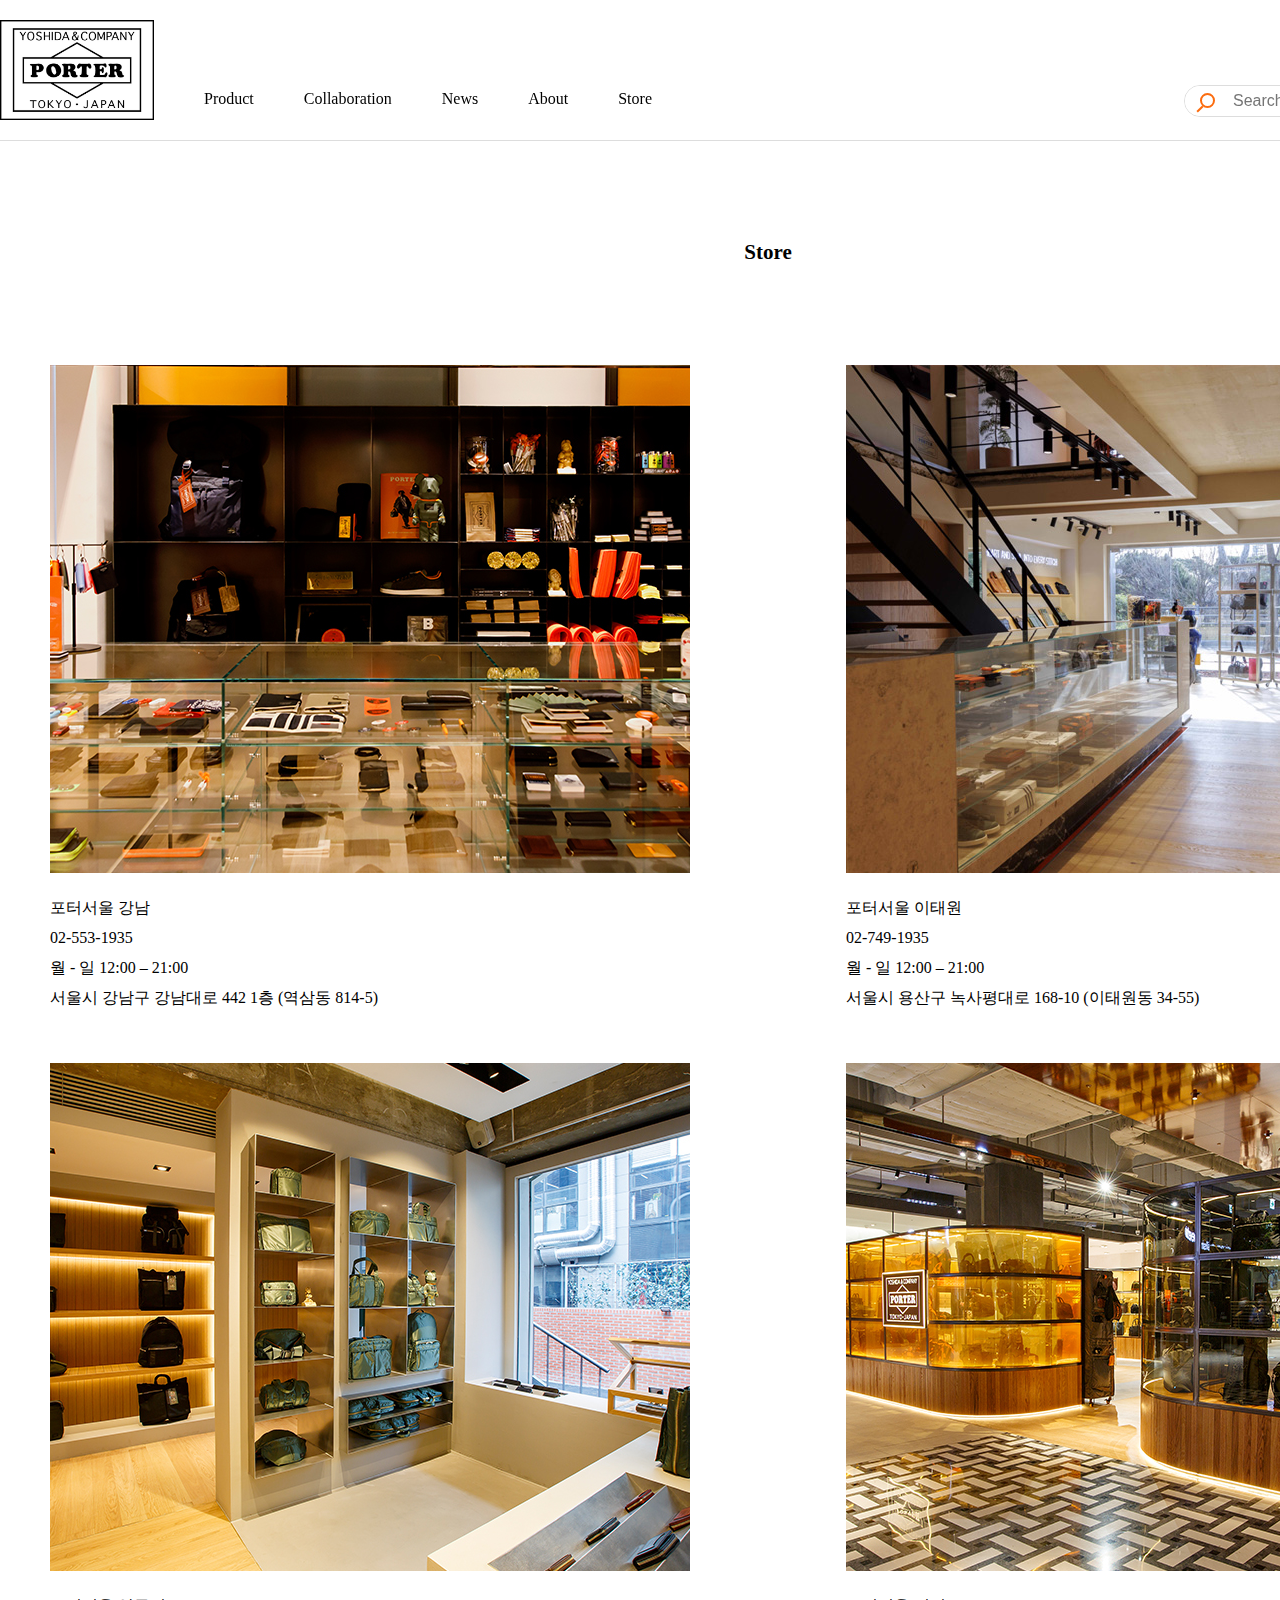
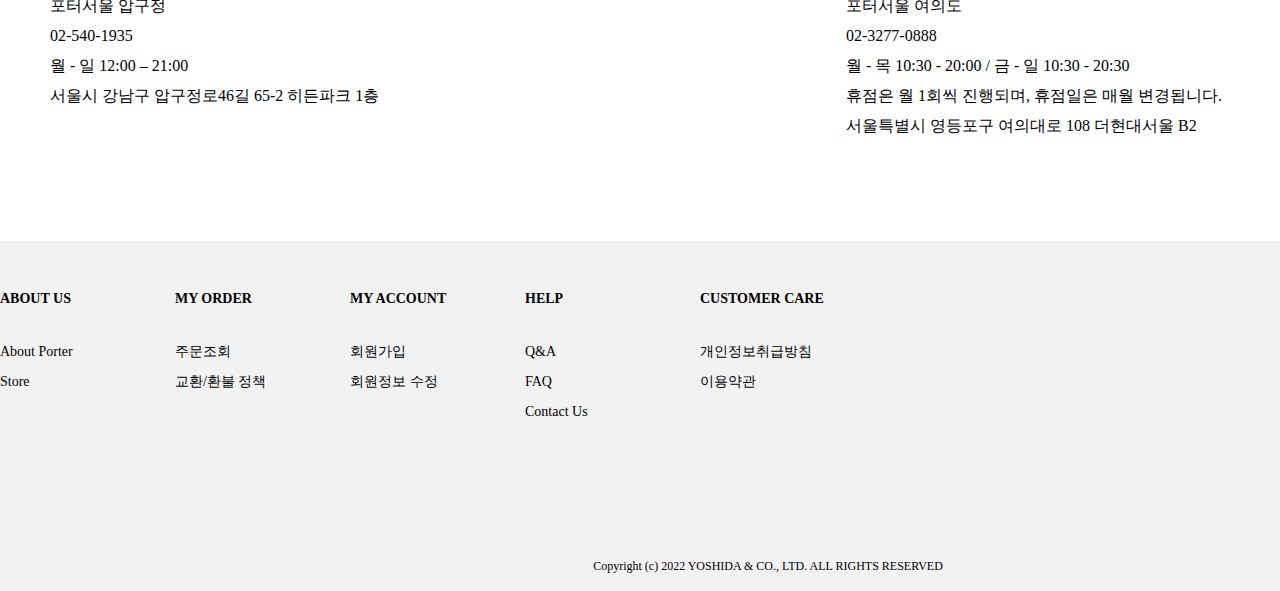
<file: store.html>
<!DOCTYPE html>
<html lang="ko">

<head>

    <title>store</title>
    <link rel="stylesheet" href="css/store.css">
    <link rel="stylesheet" href="css/reset.css">
</head>

<body>
    <div id="wrap">
        <nav id="header">
            <div id="top">
                <div id="logo">
                    <h1><a href="index.html">
                            <img src="img/1.png" alt="로고">
                        </a></h1>
                </div>
                <div id="lnb">
                    <ul class="menu">
                        <li>
                            <a>Product</a>
                            <div class="sub">
                                <ul>
                                    <li><a href="">All Items</a></li>
                                    <li><a href="shoulder_bag.html">Shoulder bag</a></li>
                                    <li><a href="">Tote bag</a></li>
                                    <li><a href="">Backpack</a></li>
                                    <li><a href="">Briefcase</a></li>
                                    <li><a href="">Waist bag</a></li>
                                </ul>
                            </div>
                        </li>
                        <li><a href="collaboration.html">Collaboration</a></li>
                        <li><a href="news.html">News</a></li>
                        <li><a href="">About</a></li>
                        <li><a href="store.html">Store</a></li>
                    </ul>
                </div>
                <div id="gnb">
                    <ul>
                        <li><a href="login.html">로그인</a></li>
                        <li><a href="login.html">회원가입</a></li>
                        <li><a href="cart.html">장바구니</a></li>
                    </ul>
                </div>
                <form>
                    <div class="search">
                        <input type="text" placeholder="Search">
                        <button class="btn">
                            <span class="circle"></span>
                            <span class="bar"></span>
                        </button>
                    </div>
                </form>
            </div>
        </nav>
        <section>
            <h3>Store</h3>
            <article>
                <div class="s1"><a href=""><img src="img/store/about_store_d_01-2.jpg" alt=""></a>
                    <p>포터서울 강남
                        <br>
                        02-553-1935
                        <br>
                        월 - 일 12:00 – 21:00
                        <br>
                        서울시 강남구 강남대로 442 1층 (역삼동 814-5)
                    </p>
                </div>
                <div class="s2"><a href=""><img src="img/store/about_store_d_02-3_new_1.jpg" alt=""></a>
                    <p> 포터서울 이태원
                        <br>
                        02-749-1935
                        <br>
                        월 - 일 12:00 – 21:00
                        <br>
                        서울시 용산구 녹사평대로 168-10 (이태원동 34-55)
                    </p>
                </div>
                <div class="s3"><a href=""><img src="img/store/about_store_d_03-5.jpg" alt=""></a>
                    <p> 포터서울 압구정
                        <br>
                        02-540-1935
                        <br>
                        월 - 일 12:00 – 21:00
                        <br>
                        서울시 강남구 압구정로46길 65-2 히든파크 1층
                    </p>

                </div>
                <div class="s4"><a href=""><img src="img/store/about_store_d_04-3.jpg" alt=""></a>
                    <p> 포터서울 여의도
                        <br>
                        02-3277-0888
                        <br>
                        월 - 목 10:30 - 20:00 / 금 - 일 10:30 - 20:30
                        <br>
                        휴점은 월 1회씩 진행되며, 휴점일은 매월 변경됩니다.
                        <br>
                        서울특별시 영등포구 여의대로 108 더현대서울 B2
                    </p>

                </div>
            </article>

        </section>



        <footer id="footer">
            <div class="bottom">
                <div class="fnb">
                    <ul>
                        <div class="b1">ABOUT US</div>
                        <li><a href="">About Porter</a></li>
                        <li><a href="">Store</a></li>
                    </ul>
                    <ul>
                        <div class="b2">MY ORDER</div>
                        <li><a href="">주문조회</a></li>
                        <li><a href="">교환/환불 정책</a></li>
                    </ul>
                    <ul>
                        <div class="b3">MY ACCOUNT</div>
                        <li><a href="">회원가입</a></li>
                        <li><a href="">회원정보 수정</a></li>
                    </ul>
                    <ul>
                        <div class="b4">HELP</div>
                        <li><a href="">Q&A</a></li>
                        <li><a href="">FAQ</a></li>
                        <li><a href="">Contact Us</a></li>
                    </ul>
                    <ul>
                        <div class="b5">CUSTOMER CARE</div>
                        <li><a href="">개인정보취급방침</a></li>
                        <li><a href="">이용약관</a></li>
                    </ul>

                </div>
                <div class="fnb2">
                    <ul>
                        <li><a href="https://www.youtube.com/@portertv4358" target="_blank"><img src="img/youtube.png"
                                    alt=""></a></li>
                        <li><a href="https://www.instagram.com/porter_kr/" target="_blank"><img src="img/insta.png"
                                    alt=""></a></li>
                    </ul>
                </div>
            </div>
            <div id="copyright">
                <small>
                    Copyright (c) 2022 YOSHIDA & CO., LTD. ALL RIGHTS RESERVED
                </small>
            </div>
        </footer>





    </div>
</body>

</html>
</file>
<file: css/cart.css>
section {
  width: 100%;
  overflow: hidden;
  margin-top: 240px;
}

h3 {
  font-size: 21px;
  text-align: center;
  margin-bottom: 50px;
}
.cart {
  margin: 0 auto;
  width: 1000px;
  height: 250px;
  border: 2px solid #ff9148;
  padding: 50px;
  box-sizing: border-box;
  margin-bottom: 50px;
  text-align: center;
  position: relative;
}
p {
  line-height: 30px;
}
.cart button {
  width: 200px;
  height: 50px;
  color: #fff;
  background-color: #333;
  display: inline-block;
  cursor: pointer;
  position: absolute;
  left: 50%;
  transform: translateX(-50%);
  top: 140px;
  font-size: 14px;
}
.box {
  width: 500px;
  text-align: center;
  margin: 0 auto;
}
.box button {
  font-size: 14px;
  width: 200px;
  height: 50px;
  color: #fff;
  background-color: #333;
  display: inline-block;
  cursor: pointer;
}
.box .box2 {
  color: #000;
  background-color: #fff;
  border: 1px solid #222;
}
</file>
<file: css/product.css>
* {
  margin: 0;
  padding: 0;
}
a:any-link {
  color: #000;
  text-decoration: none;
}
ul {
  list-style: none;
}
img {
  vertical-align: top;
}

section {
  width: 100%;
  margin-top: 140px;
  margin: 0 auto;
}

h4 {
  font-size: 21px;
  text-align: center;
  margin-top: 240px;
}

#article {
  width: 1536px;
  margin: 0 auto;
}
#article ul {
  overflow: hidden;
}
#article li {
  float: left;
  margin: 0 106px;
}

#article img {
  width: 300px;
  height: 300px;
  margin-top: 100px;
}
#article p {
  margin-top: 20px;
  font-size: 14px;
  text-align: center;
}
</file>
<file: css/login.css>
section {
  width: 100%;
  overflow: hidden;
  margin-top: 240px;
}
h3 {
  text-align: center;
  font-size: 21px;
  margin-bottom: 50px;
}
.login {
  position: relative;
  margin: 0 auto;
  width: 750px;
  height: 360px;
  background-color: #f2f2f2;
  padding: 45px 45px 35px 45px;
  box-sizing: border-box;
  margin-bottom: 50px;
}
.login p {
  font-size: 14px;
  margin-bottom: 10px;
  font-weight: bold;
}
.text {
  width: 100%;
  height: 45px;
  padding: 13px 20px 12px;
  font-size: 13px;
  border: 1px solid #ccc;
  vertical-align: middle;
  background: #fff;
  box-sizing: border-box;
  margin-bottom: 25px;
}
.join {
  margin: auto;
  width: 750px;
  height: 250px;
  background-color: #f2f2f2;
  padding: 45px 45px 35px 45px;
  box-sizing: border-box;
  position: relative;
}
.join p {
  font-size: 16px;
  line-height: 30px;
}
section button {
  width: 200px;
  height: 50px;
  color: #fff;
  font-size: 16px;
  background-color: #333;
  display: inline-block;
  cursor: pointer;
  position: absolute;
  left: 50%;
  transform: translateX(-50%);
  bottom: 30px;
}
</file>
<file: css/news.css>
section {
  width: 100%;
  overflow: hidden;
  margin-top: 240px;
}
article ul {
  width: 1536px;
  margin: 0 auto;
}
article li {
  display: flex;
  margin-top: 20px;
}
article li:hover {
  background-color: #f2f2f2;
}
article img {
}

h3 {
  font-size: 21px;
  text-align: center;
  margin-bottom: 100px;
}

.text {
  margin-top: 170px;
  padding-left: 100px;
}
article p {
  margin-top: 20px;
}
</file>
<file: css/product_detail.css>
body {
  min-width: 1536px;
}
section {
  width: 100%;
  overflow: hidden;
  margin-top: 240px;
}
article {
  width: 1536px;
  margin: 0 auto;
}
article > div {
  float: left;
}
article img {
  margin-bottom: 20px;
}

.con1 {
  width: 900px;
}
.con1 img {
  margin-left: 100px;
}
.con1 .p2 {
  width: 700px;
  margin-left: 100px;
  line-height: 30px;
  font-size: 14px;
}
.con {
  width: 700px;
  height: 700px;
}

.won {
  width: 700px;
  height: 875px;
}
.con2 {
  width: 636px;
  left: 57%;
  font-weight: bold;
  margin-top: 50px;
}
.con2 .p2 {
  font-size: 14px;
  font-weight: lighter;
  line-height: 20px;
}
.con2 p {
  width: 400px;
  font-size: 18px;
  padding-top: 20px;
  float: left;
}
@media all and (max-width: 1536px) {
  .con2 {
    left: 900px;
  }
}
.box1 {
  width: 400px;
  height: 45px;
  background-color: #ff9148;
  text-align: center;
  margin-top: 240px;
  display: block;
  line-height: 45px;
}

.con2 li a {
  color: #fff;
}

.box2 {
  width: 195px;
  height: 45px;
  background-color: #333;
  text-align: center;
  margin-top: 20px;
  margin-left: 10px;
  float: left;
  line-height: 45px;
}
.box2:first-child {
  margin-left: 0;
}
</file>
<file: css/store.css>
section {
  width: 100%;
  overflow: hidden;
  margin-top: 240px;
}

article {
  width: 1536px;
  margin: 0 auto;
  margin-top: 100px;
  background-color: lavender;
}
article > div {
  float: left;
}

.s1,
.s3 {
  margin-left: 50px;
}
.s2,
.s4 {
  margin-left: 156px;
}
.s3,
.s4 {
  margin-top: 50px;
}
h3 {
  text-align: center;
  font-size: 21px;
}
article p {
  line-height: 30px;
  margin-top: 20px;
}
</file>
